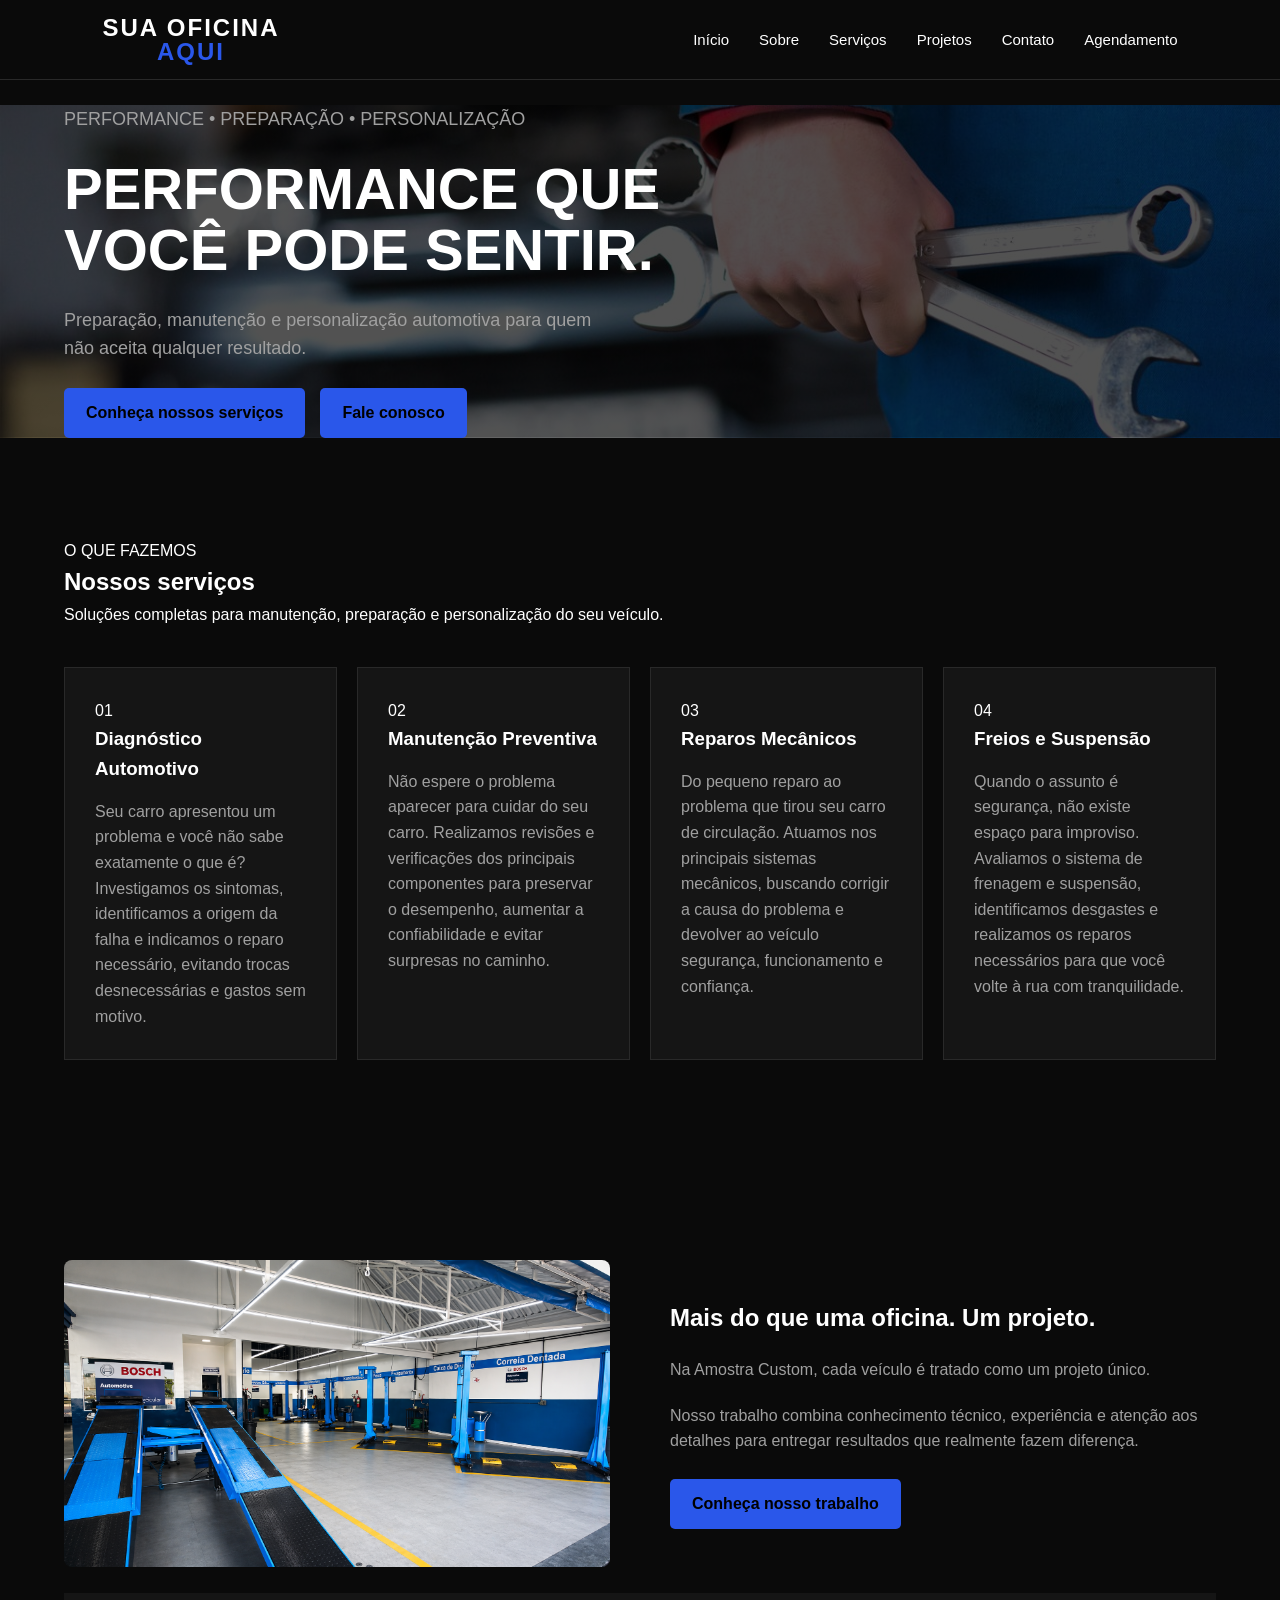
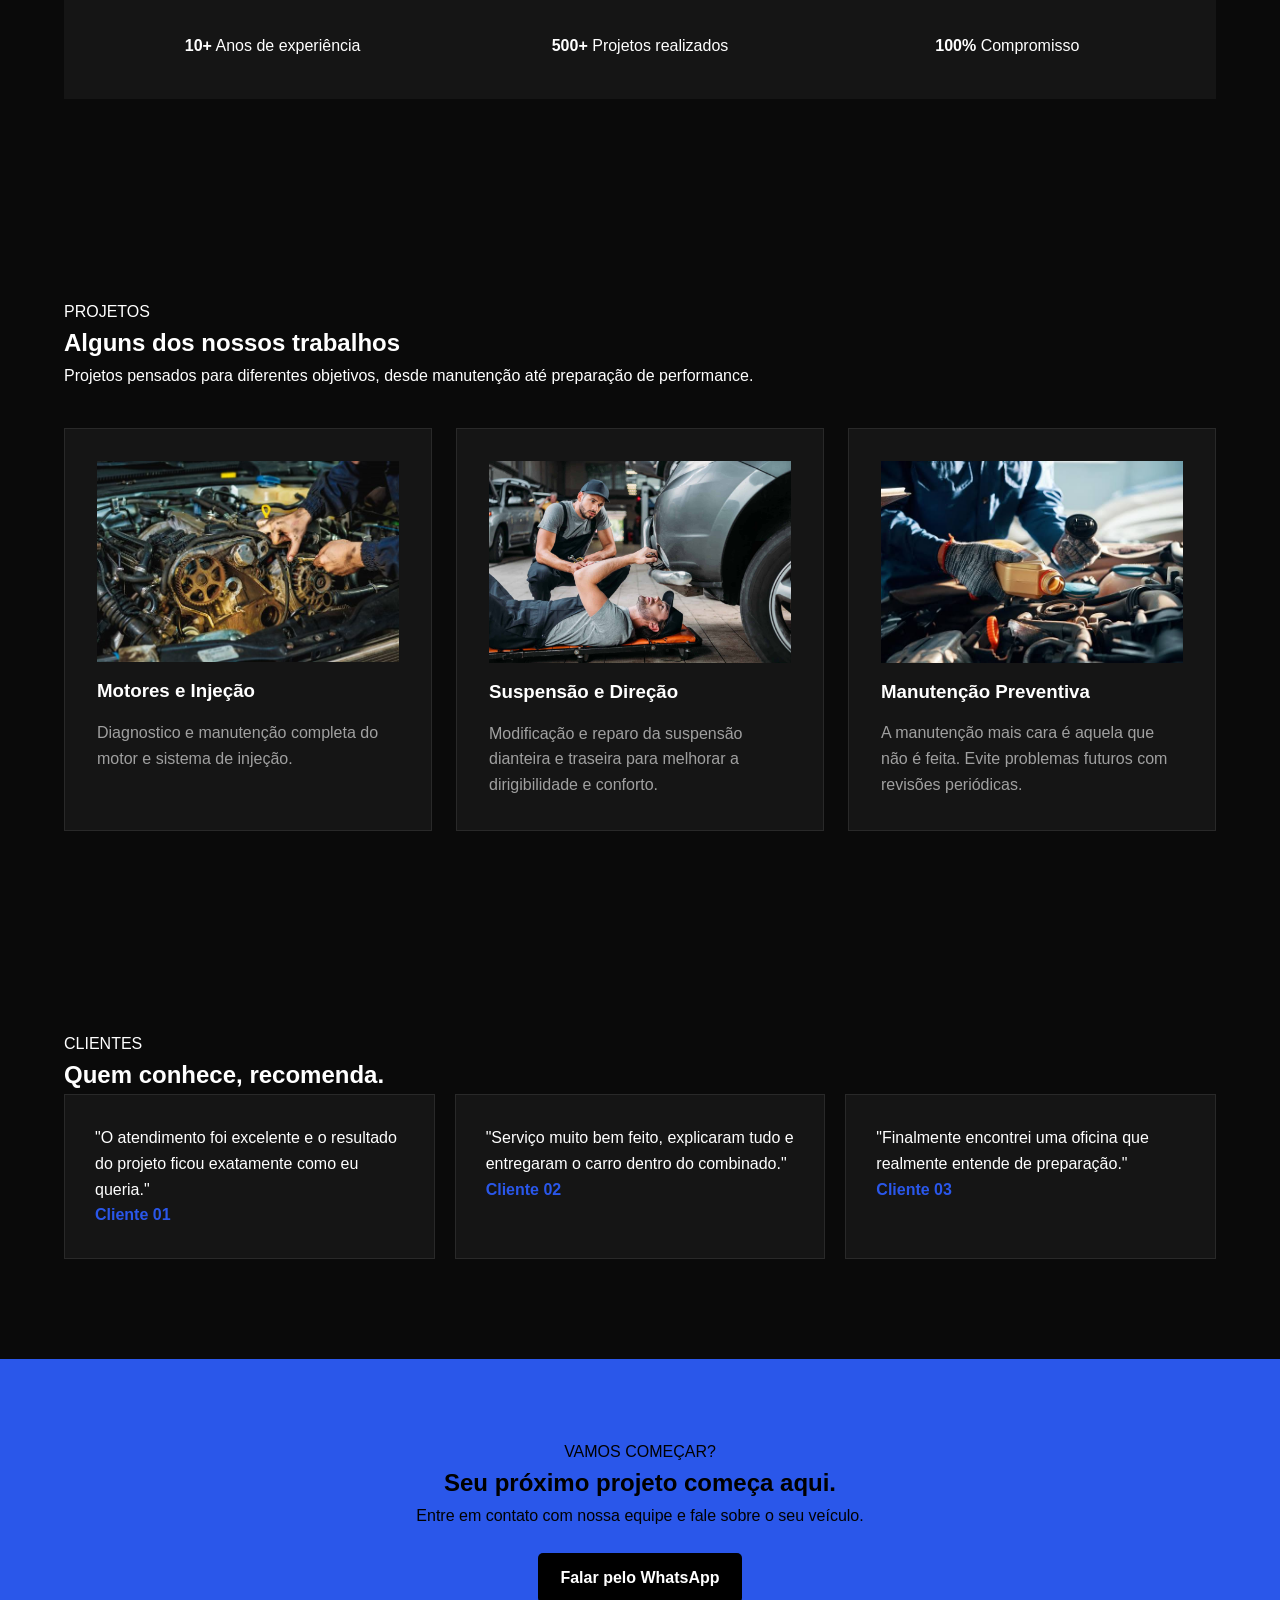
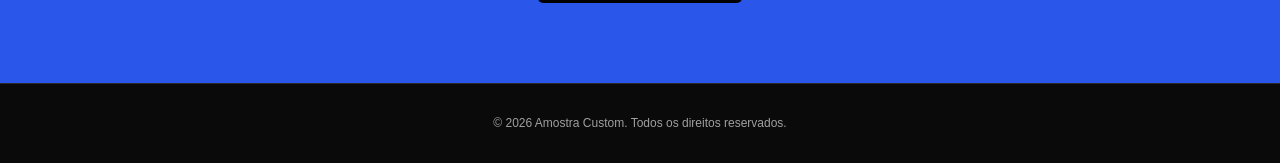
<file: HTML/index.html>
<!DOCTYPE html>
<html lang="pt-BR">

<head>
    <meta charset="UTF-8">
    <meta name="viewport" content="width=device-width, initial-scale=1.0">
    <link rel="stylesheet" href="css/style/style.css">
    <title>Amostra Custom</title>
</head>

<body>

    <!-- HEADER -->
    <header class="header">
        <a href="index.html" class="logo">
            SUA OFICINA <span>AQUI</span>
        </a>

        <!-- Botão do menu -->
        <button class="menu-toggle" id="menu-toggle" aria-label="Abrir menu">
            <span></span>
            <span></span>
            <span></span>
        </button>

        <!-- Menu -->
        <nav class="menu" id="menu">
            <a href="index.html">Início</a>
            <a href="sobre.html">Sobre</a>
            <a href="servicos.html">Serviços</a>
            <a href="projetos.html">Projetos</a>
            <a href="contato.html">Contato</a>
            <a href="agenda.html">Agendamento</a>
        </nav>
    </header>

    <main>
        <!-- HERO -->
        <section class="hero" id="inicio">
            <div class="container">
                <div class="hero-content">
                    <p class="hero-tag">
                        PERFORMANCE • PREPARAÇÃO • PERSONALIZAÇÃO
                    </p>
                    <h1>
                        Performance que você pode sentir.
                    </h1>
                    <p class="hero-description">
                        Preparação, manutenção e personalização automotiva
                        para quem não aceita qualquer resultado.
                    </p>
                    <div class="hero-buttons">
                        <a href="#servicos" class="btn">
                            Conheça nossos serviços
                        </a>
                        <a href="#contato" class="btn btn-outline">
                            Fale conosco
                        </a>
                    </div>
                </div>
            </div>
        </section>

        <!-- SERVICES -->
        <section class="services" id="servicos">
            <div class="container">
                <div class="section-header">
                    <p class="section-tag">
                        O QUE FAZEMOS
                    </p>
                    <h2>
                        Nossos serviços
                    </h2>
                    <p>
                        Soluções completas para manutenção,
                        preparação e personalização do seu veículo.
                    </p>
                </div>

                <div class="services-grid">
                    <article class="service-card">
                        <div class="service-number">01</div>
                        <h3>Diagnóstico Automotivo</h3>
                        <p>
                            Seu carro apresentou um problema e você não sabe exatamente o que é?
                            Investigamos os sintomas, identificamos a origem da falha e indicamos
                            o reparo necessário, evitando trocas desnecessárias e gastos sem motivo.
                        </p>
                    </article>

                    <article class="service-card">
                        <div class="service-number">02</div>
                        <h3>Manutenção Preventiva</h3>
                        <p>
                            Não espere o problema aparecer para cuidar do seu carro.
                            Realizamos revisões e verificações dos principais componentes
                            para preservar o desempenho, aumentar a confiabilidade e evitar
                            surpresas no caminho.
                        </p>
                    </article>

                    <article class="service-card">
                        <div class="service-number">03</div>
                        <h3>Reparos Mecânicos</h3>
                        <p>
                            Do pequeno reparo ao problema que tirou seu carro de circulação.
                            Atuamos nos principais sistemas mecânicos, buscando corrigir a causa
                            do problema e devolver ao veículo segurança, funcionamento e confiança.
                        </p>
                    </article>

                    <article class="service-card">
                        <div class="service-number">04</div>
                        <h3>Freios e Suspensão</h3>
                        <p>
                            Quando o assunto é segurança, não existe espaço para improviso.
                            Avaliamos o sistema de frenagem e suspensão, identificamos desgastes e realizamos
                            os reparos necessários para que você volte à rua com tranquilidade.
                        </p>
                    </article>
                </div>
            </div>
        </section>

        <!-- ABOUT -->
        <section class="about" id="sobre">
            <div class="container">
                <div class="about-content">
                    <div class="about-image">
                        <img src="assets/images/Fotos Amostra/elevadores.png" alt="Interior da oficina Amostra Custom">
                    </div>
                    <div class="about-text">
                        <h2>
                            Mais do que uma oficina. Um projeto.
                        </h2>
                        <p>
                            Na Amostra Custom, cada veículo é tratado como um projeto único.
                        </p>
                        <p>
                            Nosso trabalho combina conhecimento técnico, experiência e atenção aos detalhes
                            para entregar resultados que realmente fazem diferença.
                        </p>
                        <br>
                        <a href="contato.html" class="btn">
                            Conheça nosso trabalho
                        </a>
                    </div>
                </div>
                <br>
                <div class="differentials">
                    <div class="differential">
                        <strong>10+</strong>
                        <span>Anos de experiência</span>
                    </div>
                    <div class="differential">
                        <strong>500+</strong>
                        <span>Projetos realizados</span>
                    </div>
                    <div class="differential">
                        <strong>100%</strong>
                        <span>Compromisso</span>
                    </div>
                </div>
            </div>
        </section>

        <!-- PROJECTS -->
        <section class="projects" id="projetos">
            <div class="container">
                <div class="section-header">
                    <p class="section-tag">PROJETOS</p>
                    <h2>Alguns dos nossos trabalhos</h2>
                    <p>Projetos pensados para diferentes objetivos, desde manutenção até preparação de performance.</p>
                </div>

                <div class="projects-grid">
                    <article class="project-card">
                        <img src="assets/images/Fotos Amostra/correia.jpg" alt="Projeto automotivo de performance">
                        <div class="project-info">
                            <h3>Motores e Injeção</h3>
                            <p>Diagnostico e manutenção completa do motor e sistema de injeção.</p>
                        </div>
                    </article>

                    <article class="project-card">
                        <img src="assets/images/Fotos Amostra/deitante 2.jpg"
                            alt="Projeto de personalização automotiva">
                        <div class="project-info">
                            <h3>Suspensão e Direção</h3>
                            <p>Modificação e reparo da suspensão dianteira e traseira para melhorar a dirigibilidade e
                                conforto.</p>
                        </div>
                    </article>

                    <article class="project-card">
                        <img src="assets/images/Fotos Amostra/oleo.jpg" alt="Projeto de preparação automotiva">
                        <div class="project-info">
                            <h3>Manutenção Preventiva</h3>
                            <p>A manutenção mais cara é aquela que não é feita. Evite problemas futuros com revisões
                                periódicas.</p>
                        </div>
                    </article>
                </div>
            </div>
        </section>

        <!-- TESTIMONIALS -->
        <section class="testimonials">
            <div class="container">
                <div class="section-header">
                    <p class="section-tag">CLIENTES</p>
                    <h2>Quem conhece, recomenda.</h2>
                </div>

                <div class="testimonials-grid">
                    <article class="testimonial">
                        <p>"O atendimento foi excelente e o resultado do projeto ficou exatamente como eu queria."</p>
                        <strong class="testimonial-name">Cliente 01</strong>
                    </article>

                    <article class="testimonial">
                        <p>"Serviço muito bem feito, explicaram tudo e entregaram o carro dentro do combinado."</p>
                        <strong class="testimonial-name">Cliente 02</strong>
                    </article>

                    <article class="testimonial">
                        <p>"Finalmente encontrei uma oficina que realmente entende de preparação."</p>
                        <strong class="testimonial-name">Cliente 03</strong>
                    </article>
                </div>
            </div>
        </section>

        <!-- CTA -->
        <section class="cta" id="contato">
            <div class="container">
                <p class="section-tag">VAMOS COMEÇAR?</p>
                <h2>Seu próximo projeto começa aqui.</h2>
                <p>Entre em contato com nossa equipe e fale sobre o seu veículo.</p>
                <a href="https://wa.me/5547999492318" class="btn" target="_blank">Falar pelo WhatsApp</a>
            </div>
        </section>
    </main>

    <!-- FOOTER -->
    <footer class="footer">
        <p>© 2026 Amostra Custom. Todos os direitos reservados.</p>
    </footer>

    <!-- SCRIPT DE NAVEGAÇÃO / MENU -->
    <script>
        document.addEventListener("DOMContentLoaded", function () {
            const menuToggle = document.getElementById("menu-toggle");
            const menu = document.getElementById("menu");

            if (menuToggle && menu) {
                menuToggle.addEventListener("click", function (event) {
                    event.stopPropagation();
                    menu.classList.toggle("active");
                    menuToggle.classList.toggle("active");

                    const aberto = menu.classList.contains("active");
                    menuToggle.setAttribute("aria-expanded", aberto ? "true" : "false");
                    menuToggle.setAttribute("aria-label", aberto ? "Fechar menu" : "Abrir menu");
                });

                /* Fecha o menu ao clicar em qualquer link */
                const links = menu.querySelectorAll("a");
                links.forEach(function (link) {
                    link.addEventListener("click", function () {
                        menu.classList.remove("active");
                        menuToggle.classList.remove("active");
                        menuToggle.setAttribute("aria-expanded", "false");
                    });
                });

                /* Fecha o menu se clicar fora dele */
                document.addEventListener("click", function (event) {
                    if (
                        menu.classList.contains("active") &&
                        !menu.contains(event.target) &&
                        !menuToggle.contains(event.target)
                    ) {
                        menu.classList.remove("active");
                        menuToggle.classList.remove("active");
                        menuToggle.setAttribute("aria-expanded", "false");
                    }
                });
            }
        });
    </script>
</body>

</html>
</file>
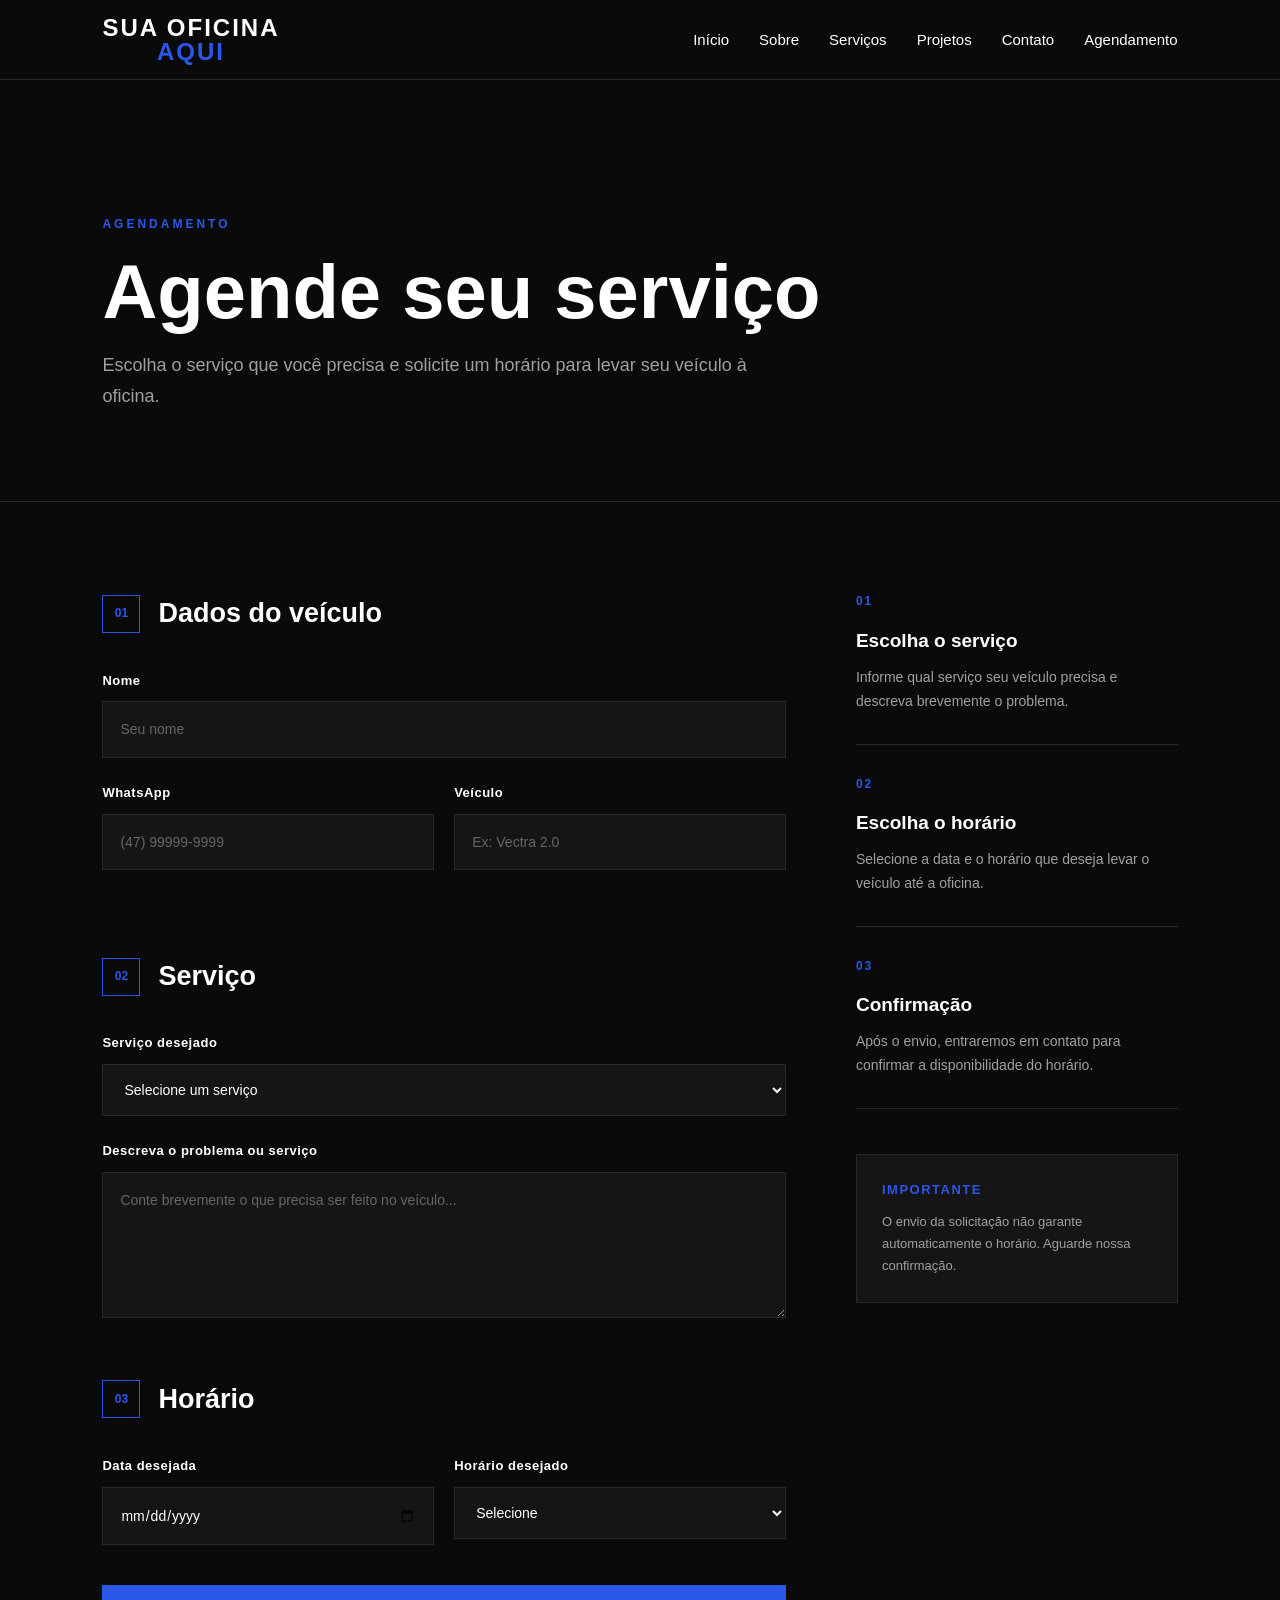
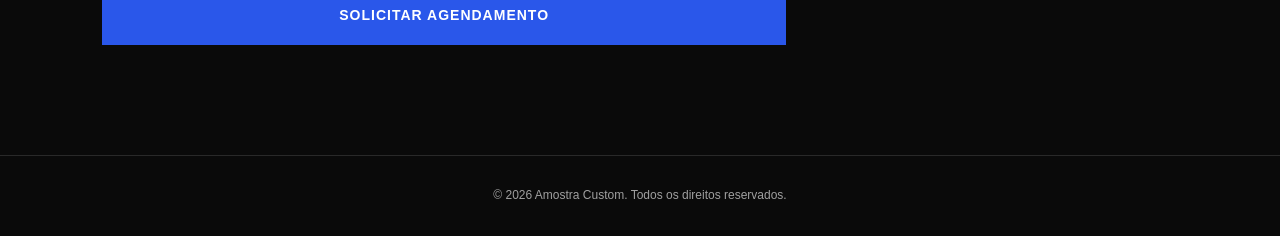
<file: HTML/agenda.html>
<!DOCTYPE html>
<html lang="pt-BR">

<head>
    <meta charset="UTF-8">
    <meta name="viewport" content="width=device-width, initial-scale=1.0">
    <title>Agenda | Amostra Custom</title>
    <link rel="stylesheet" href="css/style/style.css">
</head>

<body>

    <!-- HEADER -->
    <header class="header">

        <a href="index.html" class="logo">
            SUA OFICINA <span>AQUI</span>
        </a>

        <button class="menu-toggle" id="menu-toggle" type="button" aria-label="Abrir menu" aria-expanded="false"
            aria-controls="menu-principal">
            <span></span>
            <span></span>
            <span></span>
        </button>

        <nav class="menu" id="menu-principal">
            <a href="index.html">Início</a>
            <a href="sobre.html">Sobre</a>
            <a href="servicos.html">Serviços</a>
            <a href="projetos.html">Projetos</a>
            <a href="contato.html">Contato</a>
            <a href="agenda.html">Agendamento</a>
        </nav>

    </header>


    <!-- CONTEÚDO -->
    <main>

        <!-- HERO -->
        <section class="agenda-hero">
            <div class="agenda-hero-content">
                <span class="agenda-tag">AGENDAMENTO</span>
                <h1>Agende seu serviço</h1>
                <p>
                    Escolha o serviço que você precisa e solicite um horário
                    para levar seu veículo à oficina.
                </p>
            </div>
        </section>


        <!-- AGENDA -->
        <section class="agenda-section">
            <div class="agenda-container">

                <!-- FORMULÁRIO -->
                <div class="agenda-form-container">

                    <form class="agenda-form" id="agenda-form">

                        <!-- DADOS DO VEÍCULO -->
                        <div class="section-title">
                            <span>01</span>
                            <h2>Dados do veículo</h2>
                        </div>

                        <!-- NOME -->
                        <div class="form-group">
                            <label for="nome">Nome</label>
                            <input type="text" id="nome" name="nome" placeholder="Seu nome" autocomplete="name"
                                required>
                        </div>

                        <!-- TELEFONE / VEÍCULO -->
                        <div class="form-row">
                            <div class="form-group">
                                <label for="telefone">WhatsApp</label>
                                <input type="tel" id="telefone" name="telefone" placeholder="(47) 99999-9999"
                                    autocomplete="tel" inputmode="tel" required>
                            </div>

                            <div class="form-group">
                                <label for="carro">Veículo</label>
                                <input type="text" id="carro" name="carro" placeholder="Ex: Vectra 2.0" required>
                            </div>
                        </div>

                        <!-- SERVIÇO -->
                        <div class="section-title form-section-title">
                            <span>02</span>
                            <h2>Serviço</h2>
                        </div>

                        <div class="form-group">
                            <label for="servico">Serviço desejado</label>
                            <select id="servico" name="servico" required>
                                <option value="">Selecione um serviço</option>
                                <option value="manutencao">Manutenção preventiva</option>
                                <option value="freios">Freios</option>
                                <option value="suspensao">Suspensão</option>
                                <option value="motor">Motor</option>
                                <option value="embreagem">Embreagem</option>
                                <option value="revisao">Revisão</option>
                                <option value="outro">Outro</option>
                            </select>
                        </div>

                        <!-- DESCRIÇÃO -->
                        <div class="form-group">
                            <label for="descricao">Descreva o problema ou serviço</label>
                            <textarea id="descricao" name="descricao" rows="5"
                                placeholder="Conte brevemente o que precisa ser feito no veículo..."></textarea>
                        </div>

                        <!-- HORÁRIO -->
                        <div class="section-title form-section-title">
                            <span>03</span>
                            <h2>Horário</h2>
                        </div>

                        <div class="form-row">
                            <div class="form-group">
                                <label for="data">Data desejada</label>
                                <input type="date" id="data" name="data" required>
                            </div>

                            <div class="form-group">
                                <label for="horario">Horário desejado</label>
                                <select id="horario" name="horario" required>
                                    <option value="">Selecione</option>
                                    <option value="08:00">08:00</option>
                                    <option value="09:00">09:00</option>
                                    <option value="10:00">10:00</option>
                                    <option value="11:00">11:00</option>
                                    <option value="13:30">13:30</option>
                                    <option value="14:00">14:00</option>
                                    <option value="15:00">15:00</option>
                                    <option value="16:00">16:00</option>
                                    <option value="17:00">17:00</option>
                                </select>
                            </div>
                        </div>

                        <!-- BOTÃO -->
                        <button type="submit" id="agenda-button" class="agenda-button">
                            Solicitar agendamento
                        </button>

                    </form>

                </div>


                <!-- LATERAL -->
                <aside class="agenda-info">

                    <div class="agenda-info-box">
                        <span class="agenda-info-number">01</span>
                        <h3>Escolha o serviço</h3>
                        <p>Informe qual serviço seu veículo precisa e descreva brevemente o problema.</p>
                    </div>

                    <div class="agenda-info-box">
                        <span class="agenda-info-number">02</span>
                        <h3>Escolha o horário</h3>
                        <p>Selecione a data e o horário que deseja levar o veículo até a oficina.</p>
                    </div>

                    <div class="agenda-info-box">
                        <span class="agenda-info-number">03</span>
                        <h3>Confirmação</h3>
                        <p>Após o envio, entraremos em contato para confirmar a disponibilidade do horário.</p>
                    </div>

                    <div class="agenda-notice">
                        <strong>Importante</strong>
                        <p>O envio da solicitação não garante automaticamente o horário. Aguarde nossa confirmação.</p>
                    </div>
                     
                    
                </aside>

            </div>
        </section>

    </main>


    <!-- FOOTER -->
    <footer class="footer">
        <p>© 2026 Amostra Custom. Todos os direitos reservados.</p>
    </footer>


    <!-- JAVASCRIPT -->
    <script src="js/agenda.js" defer></script>

</body>

</html>
</file>
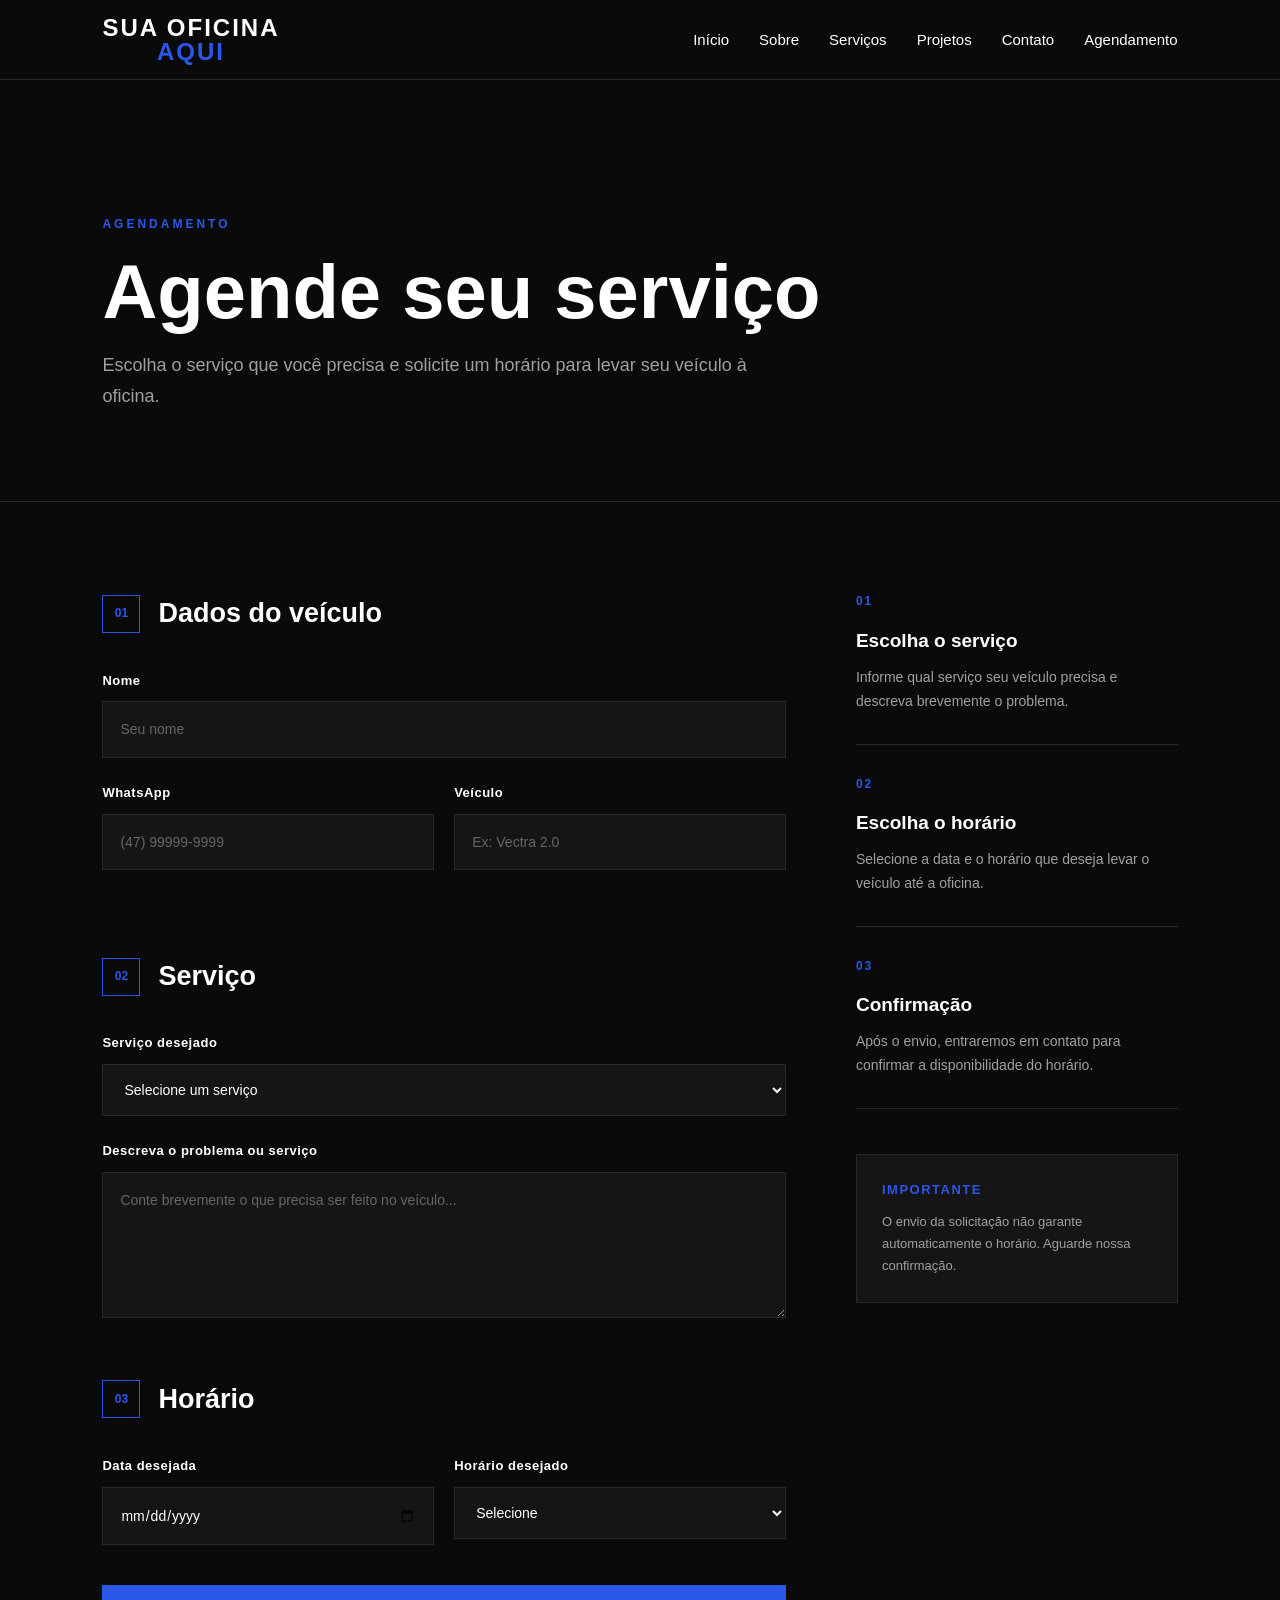
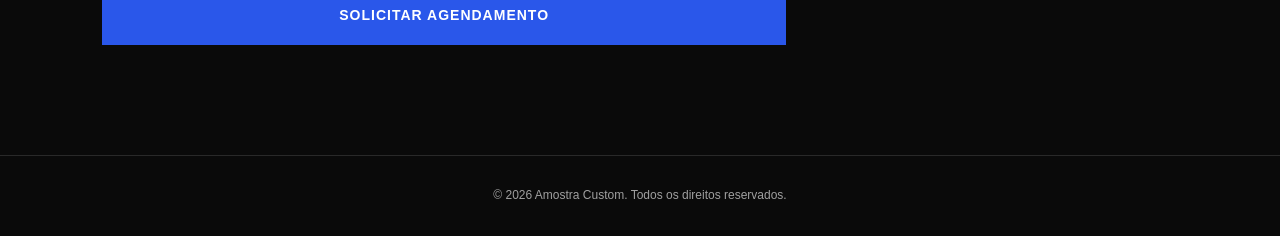
<file: HTML/contato.html>
<!DOCTYPE html>
<html lang="pt-BR">

<head>

    <meta charset="UTF-8">

    <meta name="viewport" content="width=device-width, initial-scale=1.0">

    <title>Agenda | Amostra Custom</title>

    <link rel="stylesheet" href="css/style/style.css">

</head>

<body>


    <!-- HEADER -->

    <header class="header">

        <a href="index.html" class="logo">
            SUA OFICINA
            <span>AQUI</span>
        </a>

        <button class="menu-toggle" type="button" aria-label="Abrir menu" aria-expanded="false"
            aria-controls="menu-principal">
            <span></span>
            <span></span>
            <span></span>
        </button>

        <nav class="menu" id="menu-principal">

            <a href="index.html">Início</a>

            <a href="sobre.html">Sobre</a>

            <a href="servicos.html">Serviços</a>

            <a href="projetos.html">Projetos</a>

            <a href="contato.html">Contato</a>

            <a href="agenda.html">Agendamento</a>

        </nav>

    </header>


    <!-- CONTEÚDO -->

    <main>


        <!-- HERO -->

        <section class="agenda-hero">

            <div class="agenda-hero-content">

                <span class="agenda-tag">
                    AGENDAMENTO
                </span>

                <h1>
                    Agende seu serviço
                </h1>

                <p>
                    Escolha o serviço que você precisa e solicite um horário
                    para levar seu veículo à oficina.
                </p>

            </div>

        </section>


        <!-- AGENDA -->

        <section class="agenda-section">

            <div class="agenda-container">


                <!-- FORMULÁRIO -->

                <div class="agenda-form-container">

                    <div class="section-title">

                        <span>
                            01
                        </span>

                        <h2>
                            Dados do veículo
                        </h2>

                    </div>


                    <form class="agenda-form" id="agenda-form">


                        <!-- NOME -->

                        <div class="form-group">

                            <label for="nome">
                                Nome
                            </label>

                            <input type="text" id="nome" name="nome" placeholder="Seu nome" autocomplete="name"
                                required>

                        </div>


                        <!-- TELEFONE / VEÍCULO -->

                        <div class="form-row">

                            <div class="form-group">

                                <label for="telefone">
                                    WhatsApp
                                </label>

                                <input type="tel" id="telefone" name="telefone" placeholder="(47) 99999-9999"
                                    autocomplete="tel" inputmode="tel" required>

                            </div>


                            <div class="form-group">

                                <label for="carro">
                                    Veículo
                                </label>

                                <input type="text" id="carro" name="carro" placeholder="Ex: Vectra 2.0" required>

                            </div>

                        </div>


                        <!-- SERVIÇO -->

                        <div class="section-title form-section-title">

                            <span>
                                02
                            </span>

                            <h2>
                                Serviço
                            </h2>

                        </div>


                        <div class="form-group">

                            <label for="servico">
                                Serviço desejado
                            </label>

                            <select id="servico" name="servico" required>

                                <option value="">
                                    Selecione um serviço
                                </option>

                                <option value="manutencao">
                                    Manutenção preventiva
                                </option>

                                <option value="freios">
                                    Freios
                                </option>

                                <option value="suspensao">
                                    Suspensão
                                </option>

                                <option value="motor">
                                    Motor
                                </option>

                                <option value="embreagem">
                                    Embreagem
                                </option>

                                <option value="revisao">
                                    Revisão
                                </option>

                                <option value="outro">
                                    Outro
                                </option>

                            </select>

                        </div>


                        <!-- DESCRIÇÃO -->

                        <div class="form-group">

                            <label for="descricao">
                                Descreva o problema ou serviço
                            </label>

                            <textarea id="descricao" name="descricao" rows="5"
                                placeholder="Conte brevemente o que precisa ser feito no veículo..."></textarea>

                        </div>


                        <!-- HORÁRIO -->

                        <div class="section-title form-section-title">

                            <span>
                                03
                            </span>

                            <h2>
                                Horário
                            </h2>

                        </div>


                        <div class="form-row">

                            <div class="form-group">

                                <label for="data">
                                    Data desejada
                                </label>

                                <input type="date" id="data" name="data" required>

                            </div>


                            <div class="form-group">

                                <label for="horario">
                                    Horário desejado
                                </label>

                                <select id="horario" name="horario" required>

                                    <option value="">
                                        Selecione
                                    </option>

                                    <option value="08:00">
                                        08:00
                                    </option>

                                    <option value="09:00">
                                        09:00
                                    </option>

                                    <option value="10:00">
                                        10:00
                                    </option>

                                    <option value="11:00">
                                        11:00
                                    </option>

                                    <option value="13:30">
                                        13:30
                                    </option>

                                    <option value="14:00">
                                        14:00
                                    </option>

                                    <option value="15:00">
                                        15:00
                                    </option>

                                    <option value="16:00">
                                        16:00
                                    </option>

                                    <option value="17:00">
                                        17:00
                                    </option>

                                </select>

                            </div>

                        </div>


                        <!-- BOTÃO -->

                        <button type="submit" class="agenda-button">
                            Solicitar agendamento
                        </button>


                    </form>

                </div>


                <!-- LATERAL -->

                <aside class="agenda-info">


                    <div class="agenda-info-box">

                        <span class="agenda-info-number">
                            01
                        </span>

                        <h3>
                            Escolha o serviço
                        </h3>

                        <p>
                            Informe qual serviço seu veículo precisa
                            e descreva brevemente o problema.
                        </p>

                    </div>


                    <div class="agenda-info-box">

                        <span class="agenda-info-number">
                            02
                        </span>

                        <h3>
                            Escolha o horário
                        </h3>

                        <p>
                            Selecione a data e o horário que deseja
                            levar o veículo até a oficina.
                        </p>

                    </div>


                    <div class="agenda-info-box">

                        <span class="agenda-info-number">
                            03
                        </span>

                        <h3>
                            Confirmação
                        </h3>

                        <p>
                            Após o envio, entraremos em contato para
                            confirmar a disponibilidade do horário.
                        </p>

                    </div>


                    <div class="agenda-notice">

                        <strong>
                            Importante
                        </strong>

                        <p>
                            O envio da solicitação não garante
                            automaticamente o horário. Aguarde nossa
                            confirmação.
                        </p>

                    </div>


                </aside>


            </div>

        </section>

    </main>


    <!-- FOOTER -->

    <footer class="footer">

        <p>
            © 2026 Amostra Custom. Todos os direitos reservados.
        </p>

    </footer>


    <!-- JAVASCRIPT -->

    <script src="js/agenda.js" defer></script>

</body>

</html>
</file>
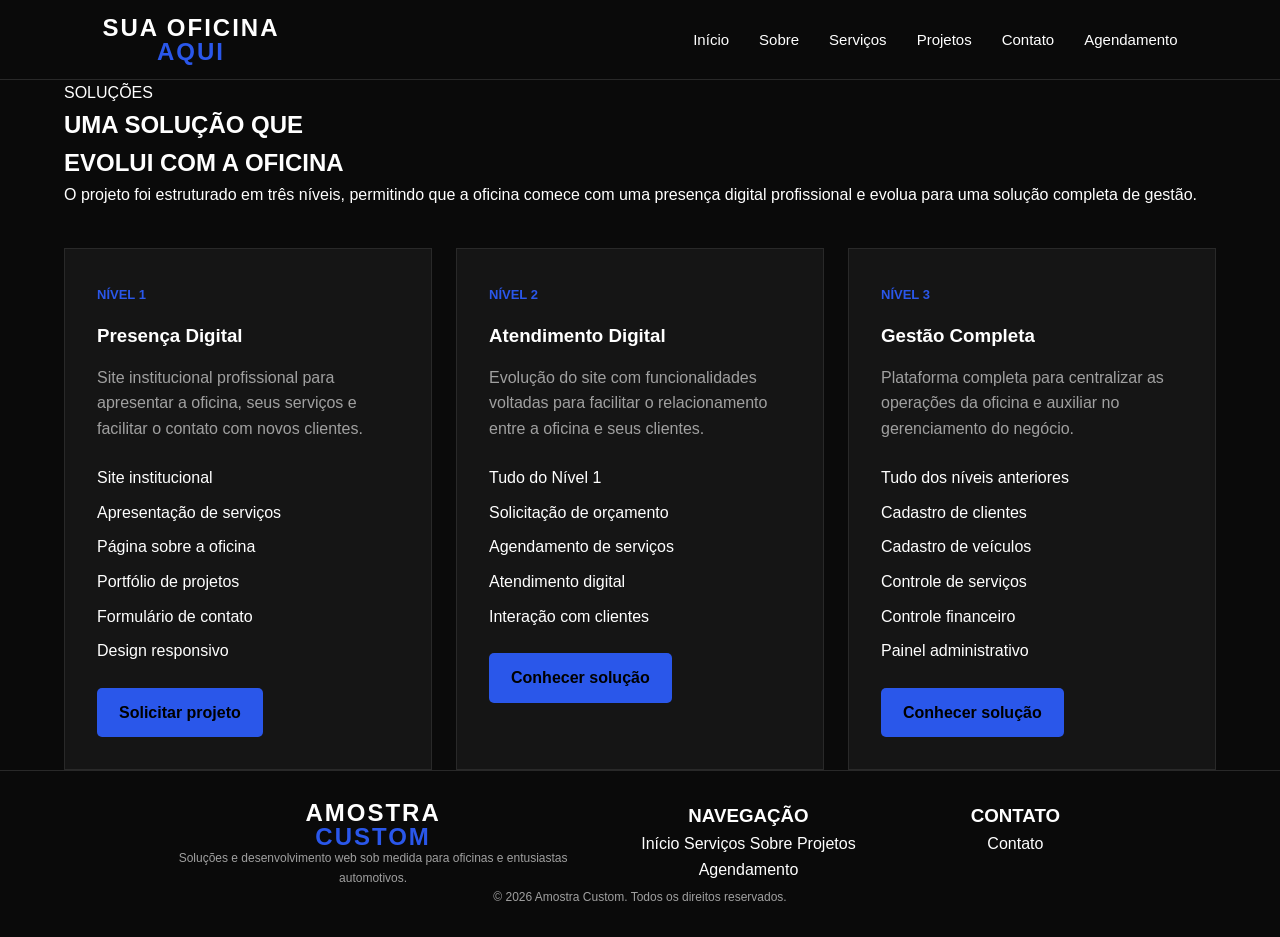
<file: HTML/projetos.html>
<!DOCTYPE html>
<html lang="pt-BR">

<head>
    <meta charset="UTF-8">
    <meta name="viewport" content="width=device-width, initial-scale=1.0">
    <title>Projetos | Amostra Custom</title>
    <link rel="stylesheet" href="css/style/style.css">
</head>

<body>

    <!-- HEADER -->
    <header class="header">
        <a href="index.html" class="logo">
            SUA OFICINA <span>AQUI</span>
        </a>

        <button class="menu-toggle" id="menu-toggle" type="button" aria-label="Abrir menu" aria-expanded="false"
            aria-controls="menu-principal">
            <span></span>
            <span></span>
            <span></span>
        </button>

        <!-- Menu -->
        <nav class="menu" id="menu">
            <a href="index.html">Início</a>
            <a href="sobre.html">Sobre</a>
            <a href="servicos.html">Serviços</a>
            <a href="projetos.html">Projetos</a>
            <a href="contato.html">Contato</a>
            <a href="agenda.html">Agendamento</a>
        </nav>
    </header>

    <!-- CONTEÚDO PRINCIPAL -->
    <main>
        <div class="container">

            <div class="section-heading">
                <span class="section-tag">SOLUÇÕES</span>

                <h2>
                    UMA SOLUÇÃO QUE<br>
                    EVOLUI COM A OFICINA
                </h2>

                <p>
                    O projeto foi estruturado em três níveis,
                    permitindo que a oficina comece com uma presença
                    digital profissional e evolua para uma solução
                    completa de gestão.
                </p>
            </div>

            <div class="projects-grid">

                <article class="project-card">
                    <span>NÍVEL 1</span>
                    <h3>Presença Digital</h3>
                    <p>
                        Site institucional profissional para apresentar
                        a oficina, seus serviços e facilitar o contato
                        com novos clientes.
                    </p>
                    <ul>
                        <li>Site institucional</li>
                        <li>Apresentação de serviços</li>
                        <li>Página sobre a oficina</li>
                        <li>Portfólio de projetos</li>
                        <li>Formulário de contato</li>
                        <li>Design responsivo</li>
                    </ul>
                    <a href="contato.html" class="btn">
                        Solicitar projeto
                    </a>
                </article>

                <article class="project-card">
                    <span>NÍVEL 2</span>
                    <h3>Atendimento Digital</h3>
                    <p>
                        Evolução do site com funcionalidades voltadas
                        para facilitar o relacionamento entre a oficina
                        e seus clientes.
                    </p>
                    <ul>
                        <li>Tudo do Nível 1</li>
                        <li>Solicitação de orçamento</li>
                        <li>Agendamento de serviços</li>
                        <li>Atendimento digital</li>
                        <li>Interação com clientes</li>
                    </ul>
                    <a href="contato.html" class="btn">
                        Conhecer solução
                    </a>
                </article>

                <article class="project-card">
                    <span>NÍVEL 3</span>
                    <h3>Gestão Completa</h3>
                    <p>
                        Plataforma completa para centralizar as
                        operações da oficina e auxiliar no gerenciamento
                        do negócio.
                    </p>
                    <ul>
                        <li>Tudo dos níveis anteriores</li>
                        <li>Cadastro de clientes</li>
                        <li>Cadastro de veículos</li>
                        <li>Controle de serviços</li>
                        <li>Controle financeiro</li>
                        <li>Painel administrativo</li>
                    </ul>
                    <a href="contato.html" class="btn">
                        Conhecer solução
                    </a>
                </article>

            </div>

        </div>
    </main>

    <!-- FOOTER -->
    <footer class="footer">
        <div class="container">
            <div class="footer-content">

                <div class="footer-brand">
                    <a href="index.html" class="logo">
                        AMOSTRA <span>CUSTOM</span>
                    </a>
                    <p>
                        Soluções e desenvolvimento web sob medida para oficinas e entusiastas automotivos.
                    </p>
                </div>

                <div class="footer-column">
                    <h3>NAVEGAÇÃO</h3>
                    <a href="index.html">Início</a>
                    <a href="servicos.html">Serviços</a>
                    <a href="sobre.html">Sobre</a>
                    <a href="projetos.html">Projetos</a>
                    <a href="agenda.html">Agendamento</a>
                </div>

                <div class="footer-column">
                    <h3>CONTATO</h3>
                    <a href="contato.html">Contato</a>
                </div>

            </div>

            <div class="footer-bottom">
                <p>© 2026 Amostra Custom. Todos os direitos reservados.</p>
            </div>
        </div>
    </footer>

    <!-- SCRIPT DE NAVEGAÇÃO / MENU -->
    <script>
        document.addEventListener("DOMContentLoaded", function () {
            const menuToggle = document.getElementById("menu-toggle");
            const menu = document.getElementById("menu");

            if (menuToggle && menu) {
                menuToggle.addEventListener("click", function (event) {
                    event.stopPropagation();
                    menu.classList.toggle("active");
                    menuToggle.classList.toggle("active");

                    const aberto = menu.classList.contains("active");
                    menuToggle.setAttribute("aria-expanded", aberto ? "true" : "false");
                    menuToggle.setAttribute("aria-label", aberto ? "Fechar menu" : "Abrir menu");
                });

                /* Fecha o menu ao clicar em qualquer link */
                const links = menu.querySelectorAll("a");
                links.forEach(function (link) {
                    link.addEventListener("click", function () {
                        menu.classList.remove("active");
                        menuToggle.classList.remove("active");
                        menuToggle.setAttribute("aria-expanded", "false");
                    });
                });

                /* Fecha o menu se clicar fora dele */
                document.addEventListener("click", function (event) {
                    if (
                        menu.classList.contains("active") &&
                        !menu.contains(event.target) &&
                        !menuToggle.contains(event.target)
                    ) {
                        menu.classList.remove("active");
                        menuToggle.classList.remove("active");
                        menuToggle.setAttribute("aria-expanded", "false");
                    }
                });
            }
        });
    </script>
</body>

</html>
</file>
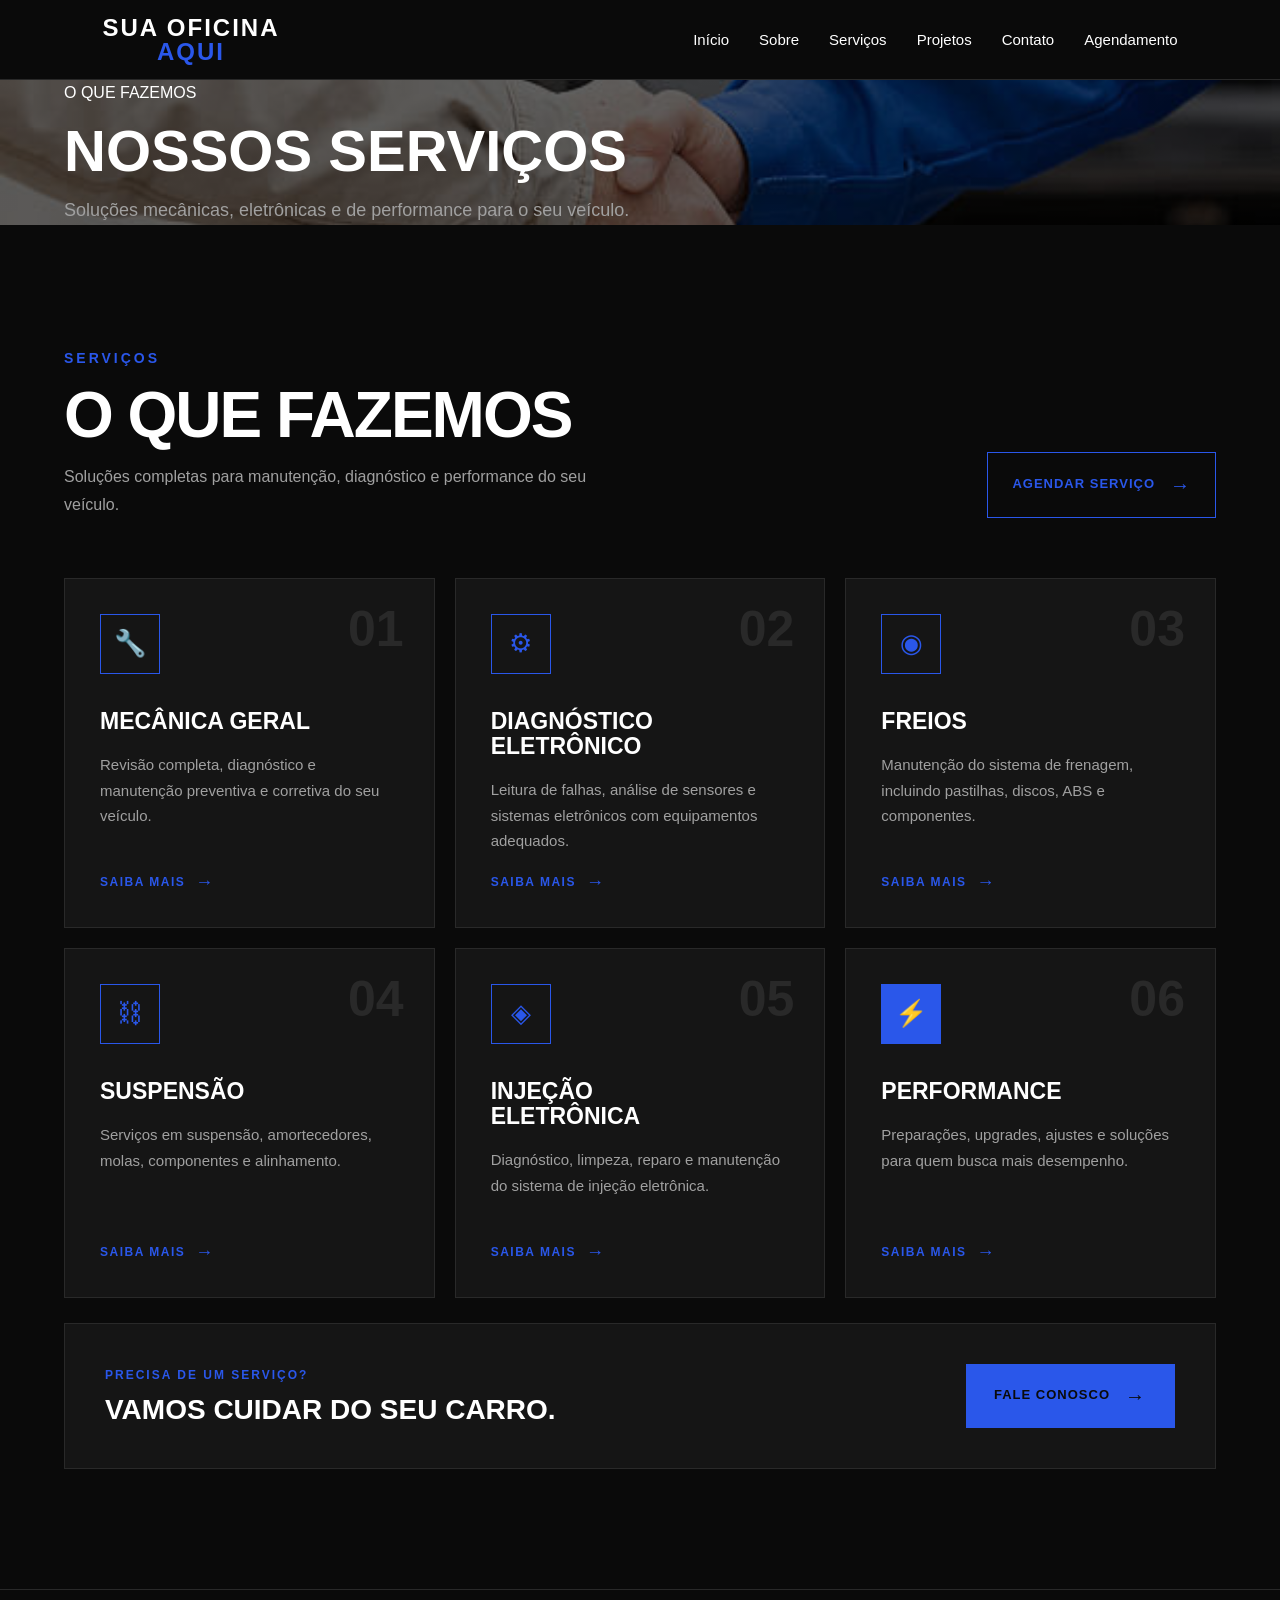
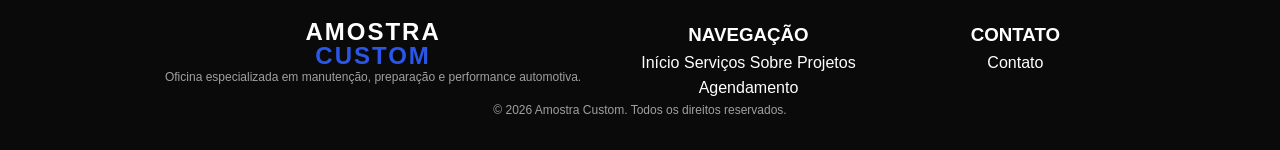
<file: HTML/servicos.html>
<!DOCTYPE html>
<html lang="pt-BR">

<head>
    <meta charset="UTF-8">
    <meta name="viewport" content="width=device-width, initial-scale=1.0">
    <title>Serviços | Amostra Custom</title>
    <link rel="stylesheet" href="css/style/style.css">
</head>

<body>

    <!-- HEADER -->
    <header class="header">
        <a href="index.html" class="logo">
            SUA OFICINA <span>AQUI</span>
        </a>

        <button class="menu-toggle" id="menu-toggle" type="button" aria-label="Abrir menu" aria-expanded="false"
            aria-controls="menu-principal">
            <span></span>
            <span></span>
            <span></span>
        </button>

        <!-- Menu -->
        <nav class="menu" id="menu">
            <a href="index.html">Início</a>
            <a href="sobre.html">Sobre</a>
            <a href="servicos.html">Serviços</a>
            <a href="projetos.html">Projetos</a>
            <a href="contato.html">Contato</a>
            <a href="agenda.html">Agendamento</a>
        </nav>
    </header>

    <!-- CONTEÚDO PRINCIPAL -->
    <main>

        <!-- HERO DA PÁGINA -->
        <section class="page-hero">
            <div class="container">
                <p class="section-tag">O QUE FAZEMOS</p>
                <h1>NOSSOS SERVIÇOS</h1>
                <p>Soluções mecânicas, eletrônicas e de performance para o seu veículo.</p>
            </div>
        </section>

        <!-- SEÇÃO DE SERVIÇOS -->
        <section class="servicos" id="servicos">
            <div class="servicos-container">

                <!-- Cabeçalho da seção -->
                <div class="servicos-header">
                    <div class="servicos-titulo">
                        <span class="servicos-label">SERVIÇOS</span>
                        <h2>O QUE FAZEMOS</h2>
                        <p>
                            Soluções completas para manutenção,
                            diagnóstico e performance do seu veículo.
                        </p>
                    </div>

                    <a href="agenda.html" class="servicos-header-btn">
                        AGENDAR SERVIÇO <span>→</span>
                    </a>
                </div>

                <!-- Cards dos serviços -->
                <div class="servicos-grid">

                    <!-- Serviço 1 -->
                    <article class="servico-card">
                        <div class="servico-numero">01</div>
                        <div class="servico-icone">🔧</div>
                        <h3>MECÂNICA GERAL</h3>
                        <p>
                            Revisão completa, diagnóstico e manutenção
                            preventiva e corretiva do seu veículo.
                        </p>
                        <a href="contato.html" class="servico-link">
                            SAIBA MAIS <span>→</span>
                        </a>
                    </article>

                    <!-- Serviço 2 -->
                    <article class="servico-card">
                        <div class="servico-numero">02</div>
                        <div class="servico-icone">⚙</div>
                        <h3>DIAGNÓSTICO ELETRÔNICO</h3>
                        <p>
                            Leitura de falhas, análise de sensores e
                            sistemas eletrônicos com equipamentos adequados.
                        </p>
                        <a href="contato.html" class="servico-link">
                            SAIBA MAIS <span>→</span>
                        </a>
                    </article>

                    <!-- Serviço 3 -->
                    <article class="servico-card">
                        <div class="servico-numero">03</div>
                        <div class="servico-icone">◉</div>
                        <h3>FREIOS</h3>
                        <p>
                            Manutenção do sistema de frenagem, incluindo
                            pastilhas, discos, ABS e componentes.
                        </p>
                        <a href="contato.html" class="servico-link">
                            SAIBA MAIS <span>→</span>
                        </a>
                    </article>

                    <!-- Serviço 4 -->
                    <article class="servico-card">
                        <div class="servico-numero">04</div>
                        <div class="servico-icone">⛓</div>
                        <h3>SUSPENSÃO</h3>
                        <p>
                            Serviços em suspensão, amortecedores, molas,
                            componentes e alinhamento.
                        </p>
                        <a href="contato.html" class="servico-link">
                            SAIBA MAIS <span>→</span>
                        </a>
                    </article>

                    <!-- Serviço 5 -->
                    <article class="servico-card">
                        <div class="servico-numero">05</div>
                        <div class="servico-icone">◈</div>
                        <h3>INJEÇÃO ELETRÔNICA</h3>
                        <p>
                            Diagnóstico, limpeza, reparo e manutenção
                            do sistema de injeção eletrônica.
                        </p>
                        <a href="contato.html" class="servico-link">
                            SAIBA MAIS <span>→</span>
                        </a>
                    </article>

                    <!-- Serviço 6 -->
                    <article class="servico-card servico-destaque">
                        <div class="servico-numero">06</div>
                        <div class="servico-icone">⚡</div>
                        <h3>PERFORMANCE</h3>
                        <p>
                            Preparações, upgrades, ajustes e soluções
                            para quem busca mais desempenho.
                        </p>
                        <a href="contato.html" class="servico-link">
                            SAIBA MAIS <span>→</span>
                        </a>
                    </article>

                </div>

                <!-- Chamada final -->
                <div class="servicos-cta">
                    <div>
                        <span>PRECISA DE UM SERVIÇO?</span>
                        <h3>VAMOS CUIDAR DO SEU CARRO.</h3>
                    </div>

                    <a href="contato.html" class="servicos-cta-btn">
                        FALE CONOSCO <span>→</span>
                    </a>
                </div>

            </div>
        </section>

    </main>

    <!-- FOOTER -->
    <footer class="footer">
        <div class="container">
            <div class="footer-content">

                <div class="footer-brand">
                    <a href="index.html" class="logo">
                        AMOSTRA <span>CUSTOM</span>
                    </a>
                    <p>Oficina especializada em manutenção, preparação e performance automotiva.</p>
                </div>

                <div class="footer-column">
                    <h3>NAVEGAÇÃO</h3>
                    <a href="index.html">Início</a>
                    <a href="servicos.html">Serviços</a>
                    <a href="sobre.html">Sobre</a>
                    <a href="projetos.html">Projetos</a>
                    <a href="agenda.html">Agendamento</a>
                </div>

                <div class="footer-column">
                    <h3>CONTATO</h3>
                    <a href="contato.html">Contato</a>
                </div>

            </div>

            <div class="footer-bottom">
                <p>© 2026 Amostra Custom. Todos os direitos reservados.</p>
            </div>
        </div>
    </footer>

    <!-- SCRIPT DE NAVEGAÇÃO / MENU -->
    <script>
        document.addEventListener("DOMContentLoaded", function () {
            const menuToggle = document.getElementById("menu-toggle");
            const menu = document.getElementById("menu");

            if (menuToggle && menu) {
                menuToggle.addEventListener("click", function (event) {
                    event.stopPropagation();
                    menu.classList.toggle("active");
                    menuToggle.classList.toggle("active");

                    const aberto = menu.classList.contains("active");
                    menuToggle.setAttribute("aria-expanded", aberto ? "true" : "false");
                    menuToggle.setAttribute("aria-label", aberto ? "Fechar menu" : "Abrir menu");
                });

                /* Fecha o menu ao clicar em qualquer link */
                const links = menu.querySelectorAll("a");
                links.forEach(function (link) {
                    link.addEventListener("click", function () {
                        menu.classList.remove("active");
                        menuToggle.classList.remove("active");
                        menuToggle.setAttribute("aria-expanded", "false");
                    });
                });

                /* Fecha o menu se clicar fora dele */
                document.addEventListener("click", function (event) {
                    if (
                        menu.classList.contains("active") &&
                        !menu.contains(event.target) &&
                        !menuToggle.contains(event.target)
                    ) {
                        menu.classList.remove("active");
                        menuToggle.classList.remove("active");
                        menuToggle.setAttribute("aria-expanded", "false");
                    }
                });
            }
        });
    </script>

</body>

</html>
</file>
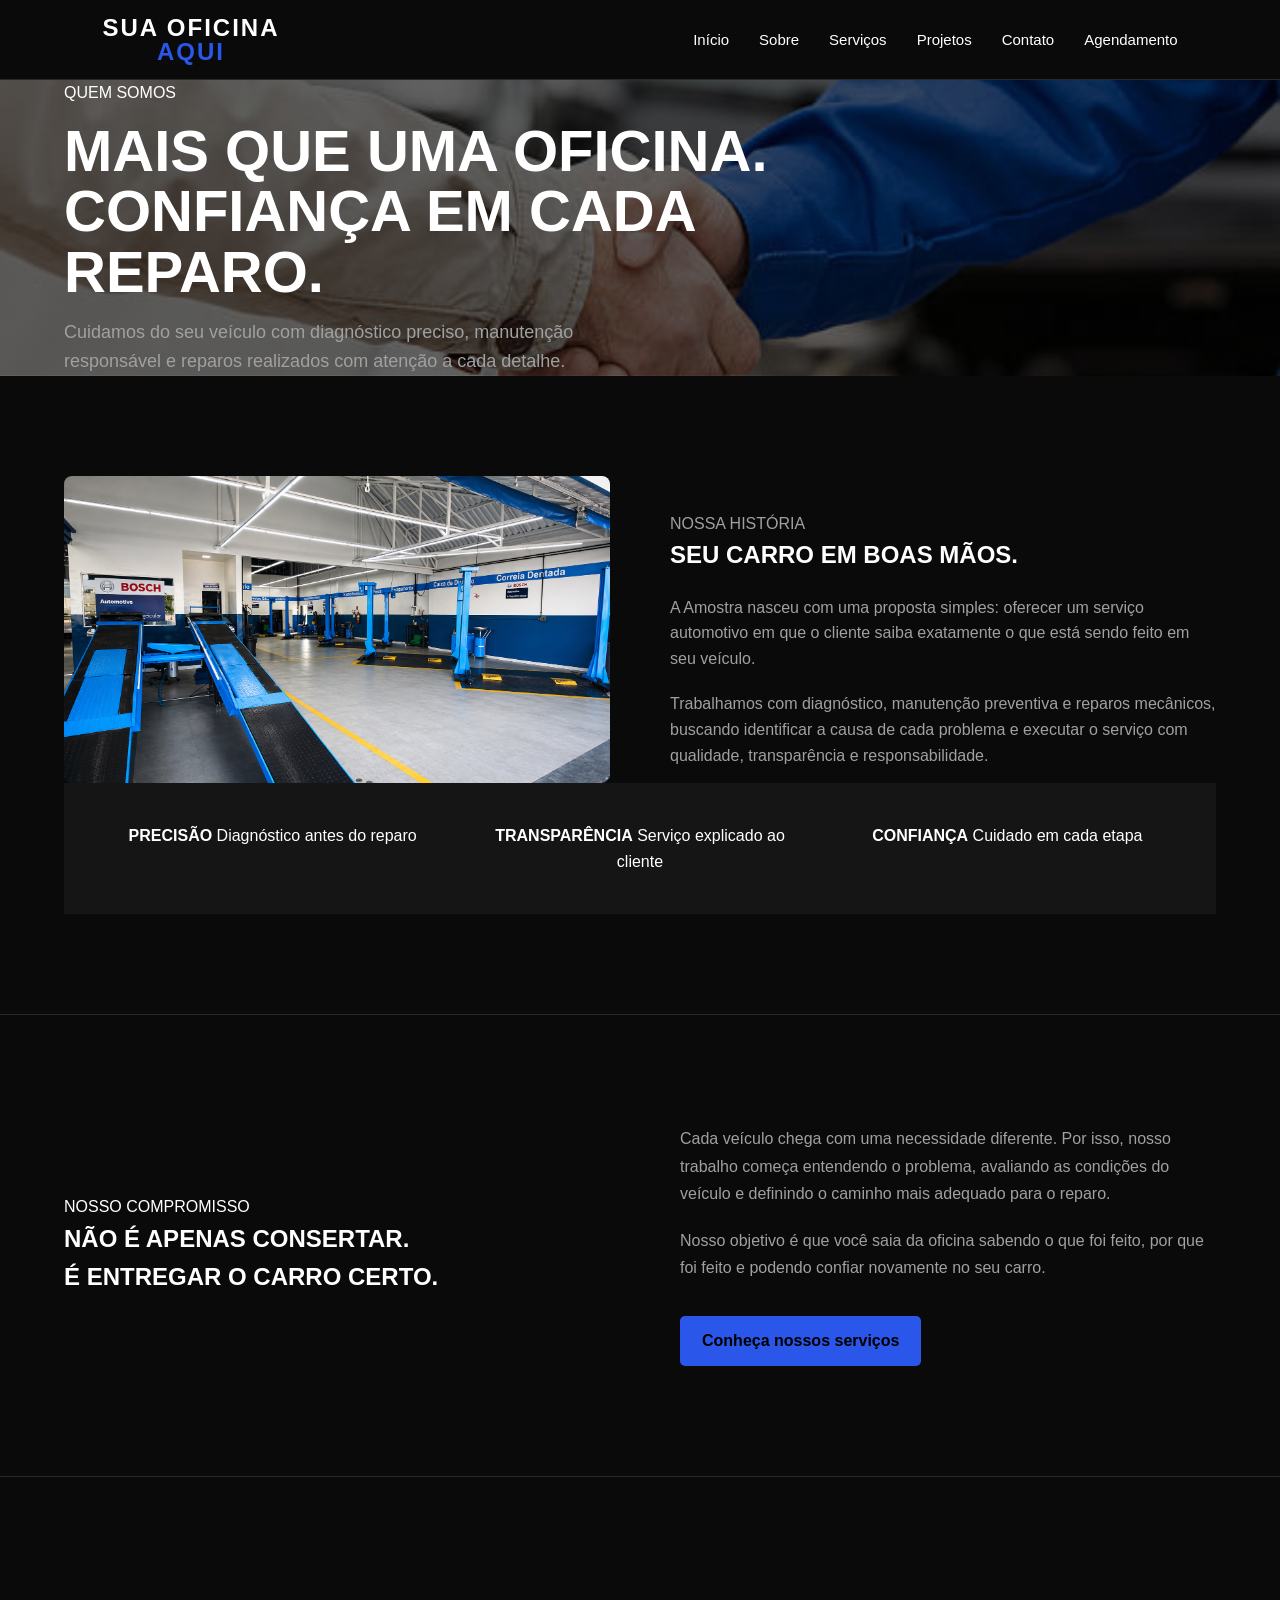
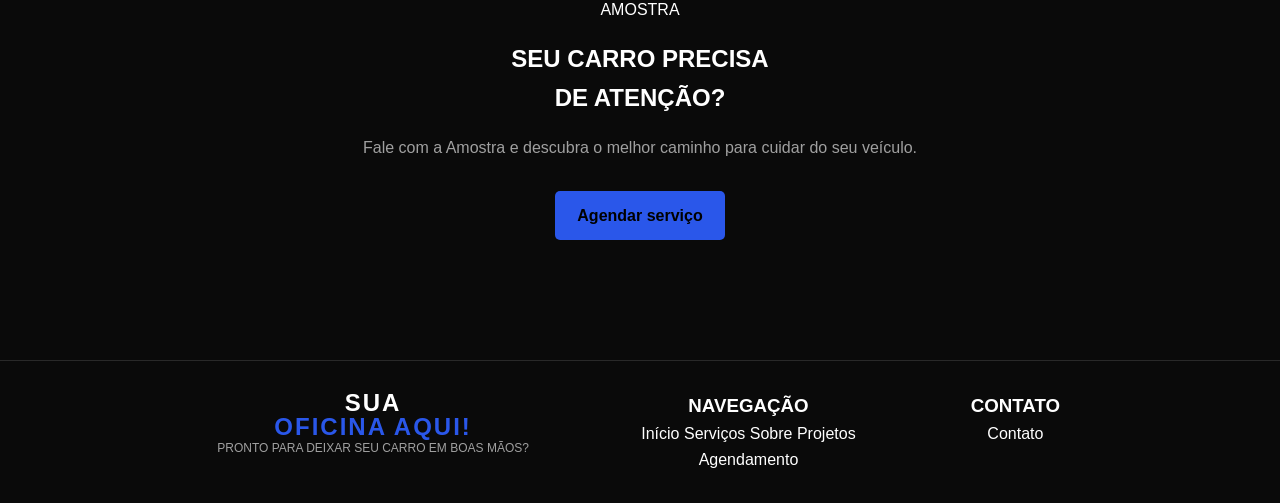
<file: HTML/sobre.html>
<!DOCTYPE html>
<html lang="pt-BR">

<head>
    <meta charset="UTF-8">
    <meta name="viewport" content="width=device-width, initial-scale=1.0">
    <title>Sobre | Amostra Custom</title>
    <link rel="stylesheet" href="css/style/style.css">
</head>

<body>

    <!-- HEADER -->
    <header class="header">
        <a href="index.html" class="logo">
            SUA OFICINA <span>AQUI</span>
        </a>

        <button class="menu-toggle" id="menu-toggle" type="button" aria-label="Abrir menu" aria-expanded="false"
            aria-controls="menu-principal">
            <span></span>
            <span></span>
            <span></span>
        </button>

        <!-- Menu -->
        <nav class="menu" id="menu">
            <a href="index.html">Início</a>
            <a href="sobre.html">Sobre</a>
            <a href="servicos.html">Serviços</a>
            <a href="projetos.html">Projetos</a>
            <a href="contato.html">Contato</a>
            <a href="agenda.html">Agendamento</a>
        </nav>
    </header>

    <!-- CONTEÚDO PRINCIPAL -->
    <main>

        <!-- HERO DA PÁGINA -->
        <section class="page-hero">
            <div class="container">
                <p class="section-tag">QUEM SOMOS</p>
                <h1>
                    MAIS QUE UMA OFICINA.<br>
                    CONFIANÇA EM CADA REPARO.
                </h1>
                <p>
                    Cuidamos do seu veículo com diagnóstico preciso, manutenção responsável
                    e reparos realizados com atenção a cada detalhe.
                </p>
            </div>
        </section>

        <!-- SEÇÃO SOBRE -->
        <section class="about">
            <div class="container">
                <div class="about-content">

                    <div class="about-image">
                        <img src="assets/images/Fotos Amostra/elevadores.png" alt="Oficina Amostra Custom">
                    </div>

                    <div class="about-text">
                        <p class="section-tag">NOSSA HISTÓRIA</p>
                        <h2>SEU CARRO EM BOAS MÃOS.</h2>
                        <p>
                            A Amostra nasceu com uma proposta simples: oferecer um serviço automotivo
                            em que o cliente saiba exatamente o que está sendo feito em seu veículo.
                        </p>
                        <p>
                            Trabalhamos com diagnóstico, manutenção preventiva e reparos mecânicos,
                            buscando identificar a causa de cada problema e executar o serviço com
                            qualidade, transparência e responsabilidade.
                        </p>
                    </div>

                </div>

                <!-- DIFERENCIAIS -->
                <div class="differentials">

                    <div class="differential">
                        <strong>PRECISÃO</strong>
                        <span>Diagnóstico antes do reparo</span>
                    </div>

                    <div class="differential">
                        <strong>TRANSPARÊNCIA</strong>
                        <span>Serviço explicado ao cliente</span>
                    </div>

                    <div class="differential">
                        <strong>CONFIANÇA</strong>
                        <span>Cuidado em cada etapa</span>
                    </div>

                </div>
            </div>
        </section>

        <!-- COMPROMISSO -->
        <section class="about-final">
            <div class="container">
                <div class="about-final-content">

                    <div class="section-heading">
                        <span class="section-tag">NOSSO COMPROMISSO</span>
                        <h2>
                            NÃO É APENAS CONSERTAR.<br>
                            É ENTREGAR O CARRO CERTO.
                        </h2>
                    </div>

                    <div class="about-final-text">
                        <p>
                            Cada veículo chega com uma necessidade diferente.
                            Por isso, nosso trabalho começa entendendo o problema,
                            avaliando as condições do veículo e definindo o caminho
                            mais adequado para o reparo.
                        </p>
                        <p>
                            Nosso objetivo é que você saia da oficina sabendo o que
                            foi feito, por que foi feito e podendo confiar novamente
                            no seu carro.
                        </p>
                        <a href="servicos.html" class="btn">
                            Conheça nossos serviços
                        </a>
                    </div>

                </div>
            </div>
        </section>

        <!-- CTA -->
        <section class="about-cta">
            <div class="container">
                <span class="section-tag">AMOSTRA</span>
                <h2>
                    SEU CARRO PRECISA<br>
                    DE ATENÇÃO?
                </h2>
                <p>
                    Fale com a Amostra e descubra o melhor caminho
                    para cuidar do seu veículo.
                </p>
                <a href="agenda.html" class="btn">
                    Agendar serviço
                </a>
            </div>
        </section>

    </main>

    <!-- FOOTER -->
    <footer class="footer">
        <div class="container">
            <div class="footer-content">

                <div class="footer-brand">
                    <a href="index.html" class="logo">
                        SUA <span>OFICINA AQUI!</span>
                    </a>
                    <p>PRONTO PARA DEIXAR SEU CARRO EM BOAS MÃOS?</p>
                </div>

                <div class="footer-column">
                    <h3>NAVEGAÇÃO</h3>
                    <a href="index.html">Início</a>
                    <a href="servicos.html">Serviços</a>
                    <a href="sobre.html">Sobre</a>
                    <a href="projetos.html">Projetos</a>
                    <a href="agenda.html">Agendamento</a>
                </div>

                <div class="footer-column">
                    <h3>CONTATO</h3>
                    <a href="contato.html">Contato</a>
                </div>

            </div>
        </div>
    </footer>

    <!-- SCRIPT DE NAVEGAÇÃO / MENU -->
    <script>
        document.addEventListener("DOMContentLoaded", function () {
            const menuToggle = document.getElementById("menu-toggle");
            const menu = document.getElementById("menu");

            if (menuToggle && menu) {
                menuToggle.addEventListener("click", function (event) {
                    event.stopPropagation();
                    menu.classList.toggle("active");
                    menuToggle.classList.toggle("active");

                    const aberto = menu.classList.contains("active");
                    menuToggle.setAttribute("aria-expanded", aberto ? "true" : "false");
                    menuToggle.setAttribute("aria-label", aberto ? "Fechar menu" : "Abrir menu");
                });

                /* Fecha o menu ao clicar em qualquer link */
                const links = menu.querySelectorAll("a");
                links.forEach(function (link) {
                    link.addEventListener("click", function () {
                        menu.classList.remove("active");
                        menuToggle.classList.remove("active");
                        menuToggle.setAttribute("aria-expanded", "false");
                    });
                });

                /* Fecha o menu se clicar fora dele */
                document.addEventListener("click", function (event) {
                    if (
                        menu.classList.contains("active") &&
                        !menu.contains(event.target) &&
                        !menuToggle.contains(event.target)
                    ) {
                        menu.classList.remove("active");
                        menuToggle.classList.remove("active");
                        menuToggle.setAttribute("aria-expanded", "false");
                    }
                });
            }
        });
    </script>
</body>

</html>
</file>
<file: HTML/css/style/style.css>
/* =========================
   VARIÁVEIS
========================= */

:root {
    --background: #0a0a0a;
    --background-secondary: #151515;
    --green: #2a57ea;
    --white: #ffffff;
    --gray: #a0a0a0;
    --border: #292929;
}


/* =========================
   RESET
========================= */

* {
    margin: 0;
    padding: 0;
    box-sizing: border-box;
}

img {
    max-width: 100%;
    display: block;
}

button,
input,
textarea {
    font: inherit;
}


/* =========================
   BASE
========================= */

body {
    background-color: var(--background);
    color: var(--white);

    font-family: Arial, sans-serif;
    line-height: 1.6;
}

a {
    text-decoration: none;
    color: inherit;
}

ul {
    list-style: none;
}


/* =========================
   CONTAINER
========================= */

.container {
    width: 90%;
    max-width: 1200px;
    margin: 0 auto;
}


/* =========================
   HEADER
========================= */

.header {
    width: 100%;
    border-bottom: 1px solid var(--border);
}

.header .container {
    height: 80px;

    display: flex;
    align-items: center;
    justify-content: space-between;
}


/* LOGO */

.logo {
    display: flex;
    flex-direction: column;

    font-size: 24px;
    font-weight: 800;
    line-height: 1;
}

.logo span {
    color: var(--green);
}


/* MENU */

.nav-list {
    display: flex;
    align-items: center;
    gap: 35px;
}

.nav-list a {
    color: var(--white);
    font-size: 14px;
    font-weight: 600;

    transition: 0.3s;
}

.nav-list a:hover {
    color: var(--green);
}


/* BOTÃO */

.btn {
    display: inline-block;

    background-color: var(--green);
    color: #000;

    padding: 12px 22px;
    border-radius: 5px;

    font-weight: 700;

    transition: 0.3s;
}

.btn:hover {
    opacity: 0.8;
}


/* =========================
   HERO
========================= */

.hero {
    background-image:
        linear-gradient(rgba(0, 0, 0, 0.68),
            rgba(0, 0, 0, 0.68)),
        url("../../assets/images/Fotos Amostra/chave-mao.jpg");

    background-size: cover;
    background-position: center;
    background-repeat: no-repeat;
}

.hero h1 {
    max-width: 650px;

    font-size: 58px;
    line-height: 1.05;
    text-transform: uppercase;
}

.hero p {
    max-width: 550px;

    margin: 25px 0;

    color: var(--gray);
    font-size: 18px;
}

.hero-buttons {
    display: flex;
    gap: 15px;
}


/* =========================
   SERVIÇOS
========================= */

.services {
    padding: 100px 0;
}

.services-grid {
    display: grid;
    grid-template-columns: repeat(4, 1fr);
    gap: 20px;

    margin-top: 40px;
}

.service-card {
    background-color: var(--background-secondary);

    border: 1px solid var(--border);

    padding: 30px;
    min-height: 250px;

    transition: 0.3s;
}

.service-card:hover {
    transform: translateY(-5px);
    border-color: var(--green);
}

.service-card h3 {
    margin-bottom: 15px;
}

.service-card p {
    color: var(--gray);
}


/* =========================
   SOBRE
========================= */

.about {
    padding: 100px 0;
}

.about-content {
    display: grid;
    grid-template-columns: 1fr 1fr;

    gap: 60px;
    align-items: center;
}

.about img {
    width: 100%;
    border-radius: 8px;
}

.about p {
    color: var(--gray);
    margin-top: 20px;
}


/* =========================
   DIFERENCIAIS
========================= */

.differentials {
    display: flex;
    justify-content: space-between;
    gap: 30px;

    padding: 40px;

    background-color: var(--background-secondary);
}

.differential {
    flex: 1;
    text-align: center;
}


/* =========================
   DEPOIMENTOS
========================= */

.testimonials {
    padding: 100px 0;
}

.testimonials-grid {
    display: grid;
    grid-template-columns: repeat(3, 1fr);

    gap: 20px;
}

.testimonial {
    padding: 30px;

    background-color: var(--background-secondary);

    border: 1px solid var(--border);
}

.testimonial-name {
    margin-top: 20px;
    color: var(--green);
}


/* =========================
   CTA
========================= */

.cta {
    padding: 80px 20px;

    text-align: center;

    background-color: var(--green);
    color: #000;
}

.cta .btn {
    display: inline-block;

    margin-top: 25px;

    background-color: #000;
    color: white;
}


/* =========================
   FOOTER
========================= */

footer {
    padding: 60px 0;

    background-color: #050505;

    border-top: 1px solid var(--border);
}

.footer-content {
    display: grid;
    grid-template-columns: 2fr 1fr 1fr;

    gap: 50px;
}


/* =========================
   RESPONSIVO
========================= */

@media (max-width: 768px) {

    .header .container {
        height: auto;
        padding: 20px 0;
    }

    .nav {
        display: none;
    }

    .hero {
        min-height: 500px;
    }

    .hero h1 {
        font-size: 40px;
    }

    .hero-buttons {
        flex-direction: column;
    }

    .services-grid {
        grid-template-columns: 1fr;
    }

    .about-content {
        grid-template-columns: 1fr;
    }

    .testimonials-grid {
        grid-template-columns: 1fr;
    }

    .differentials {
        flex-direction: column;
    }

    .footer-content {
        grid-template-columns: 1fr;
    }
}








/* =========================
   PÁGINAS INTERNAS
========================= */

.page-hero {
    background-image:
        linear-gradient(rgba(0, 0, 0, 0.62),
            rgba(0, 0, 0, 0.62)),
        url("../../assets/images/Fotos Amostra/aperrto.jpg");

    background-size: cover;
    background-position: center center;
    background-repeat: no-repeat;
}

.page-hero h1 {
    max-width: 800px;

    margin: 15px 0;

    font-size: 58px;

    line-height: 1.05;

    text-transform: uppercase;
}

.page-hero p:last-child {
    max-width: 600px;

    color: var(--gray);

    font-size: 18px;
}


/* =========================
   LINKS DOS SERVIÇOS
========================= */

.service-link {
    display: inline-block;

    margin-top: 25px;

    color: var(--green);

    font-weight: 600;
}

.service-link:hover {
    text-decoration: underline;
}


/* =========================
   PÁGINA DE CONTATO
========================= */

.contact {
    padding: 100px 0;
}

.contact-content {
    display: grid;

    grid-template-columns: 1fr 1fr;

    gap: 80px;
}

.contact-info h2 {
    margin: 15px 0 20px;

    font-size: 42px;

    line-height: 1.1;
}

.contact-info>p {
    color: var(--gray);
}


.contact-item {
    display: flex;

    flex-direction: column;

    gap: 5px;

    margin-top: 30px;
}

.contact-item span {
    color: var(--gray);
}


/* =========================
   FORMULÁRIO
========================= */

.contact-form {
    display: flex;

    flex-direction: column;

    gap: 20px;
}

.form-group {
    display: flex;

    flex-direction: column;

    gap: 8px;
}

.form-group label {
    font-size: 14px;

    font-weight: 600;
}

.form-group input,
.form-group select,
.form-group textarea {
    width: 100%;

    padding: 14px 16px;

    background-color: var(--background-secondary);

    border: 1px solid var(--border);

    border-radius: 4px;

    color: var(--white);

    outline: none;
}

.form-group input:focus,
.form-group select:focus,
.form-group textarea:focus {
    border-color: var(--green);
}

.form-group textarea {
    resize: vertical;
}


/* =========================
   RESPONSIVIDADE
========================= */

@media (max-width: 768px) {

    .page-hero {
        padding: 100px 0 70px;
    }

    .page-hero h1 {
        font-size: 40px;
    }

    .contact-content {
        grid-template-columns: 1fr;

        gap: 50px;
    }

}

/* =========================
   PROJETOS
========================= */

.projects {
    width: 100%;
    padding: 100px 0;
}

.projects-grid {
    width: 100%;

    display: grid;

    grid-template-columns: repeat(3, minmax(0, 1fr));

    gap: 24px;

    margin-top: 40px;
}

.project-card {
    min-width: 0;

    padding: 32px;

    background: var(--background-secondary);

    border: 1px solid var(--border);

    transition:
        transform 0.3s ease,
        border-color 0.3s ease;
}

.project-card:hover {
    transform: translateY(-6px);

    border-color: var(--green);
}

.project-card > span {
    color: var(--green);

    font-weight: 700;

    font-size: 13px;
}

.project-card h3 {
    margin: 14px 0;
}

.project-card p {
    color: var(--gray);

    line-height: 1.6;
}

.project-card ul {
    margin: 24px 0;
}

.project-card li {
    margin-bottom: 9px;
}


/* =========================
   PROJETOS — TABLET
========================= */

@media (max-width: 900px) {

    .projects {
        padding: 80px 0;
    }

    .projects-grid {
        grid-template-columns: repeat(2, minmax(0, 1fr));
    }

}


/* =========================
   PROJETOS — CELULAR
========================= */

@media (max-width: 600px) {

    .projects {
        padding: 70px 0;
    }

    .projects-grid {
        grid-template-columns: 1fr;

        gap: 18px;
    }

    .project-card {
        padding: 26px;
    }

}

/* =========================
   SOBRE — SEÇÕES FINAIS
========================= */

.about-final {
    padding: 110px 0;
    border-top: 1px solid var(--border);
}

.about-final-content {
    display: grid;
    grid-template-columns: 1fr 1fr;
    gap: 80px;
    align-items: center;
}

.about-final .section-heading {
    margin: 0;
}

.about-final-text {
    max-width: 600px;
}

.about-final-text p {
    color: var(--gray);
    line-height: 1.7;
    margin-bottom: 20px;
}

.about-final-text .btn {
    display: inline-block;
    margin-top: 15px;
}


/* =========================
   CTA FINAL
========================= */

.about-cta {
    padding: 120px 0;
    text-align: center;
    border-top: 1px solid var(--border);
}

.about-cta .container {
    max-width: 850px;
}

.about-cta h2 {
    margin: 18px 0;
}

.about-cta p {
    max-width: 600px;
    margin: 0 auto 30px;
    color: var(--gray);
    line-height: 1.6;
}

.about-cta .btn {
    display: inline-block;
}


/* =========================
   RESPONSIVIDADE
========================= */

@media (max-width: 900px) {

    .about-final-content {
        grid-template-columns: 1fr;
        gap: 40px;
    }

    .about-final {
        padding: 80px 0;
    }

    .about-cta {
        padding: 90px 0;
    }

}


@media (max-width: 600px) {

    .about-final {
        padding: 70px 0;
    }

    .about-cta {
        padding: 75px 20px;
    }

}




/* =========================================================
   SERVIÇOS
========================================================= */

.servicos {
    width: 100%;
    padding: 120px 0;
    background: var(--background);
    color: var(--white);
}

.servicos-container {
    width: min(1200px, 90%);
    margin: 0 auto;
}


/* =========================================================
   CABEÇALHO
========================================================= */

.servicos-header {
    display: flex;
    align-items: flex-end;
    justify-content: space-between;
    gap: 40px;
    margin-bottom: 60px;
}

.servicos-titulo {
    max-width: 650px;
}

.servicos-label {
    display: inline-block;
    margin-bottom: 15px;

    color: var(--green);

    font-size: 14px;
    font-weight: 700;
    letter-spacing: 3px;
}

.servicos-titulo h2 {
    margin: 0 0 18px;

    font-size: clamp(42px, 5vw, 68px);
    line-height: 0.95;

    font-weight: 800;
    letter-spacing: -2px;

    color: var(--white);
}

.servicos-titulo p {
    max-width: 550px;

    margin: 0;

    color: var(--gray);

    font-size: 16px;
    line-height: 1.7;
}


/* =========================================================
   BOTÃO DO CABEÇALHO
========================================================= */

.servicos-header-btn {
    display: inline-flex;
    align-items: center;
    gap: 15px;

    padding: 16px 24px;

    border: 1px solid var(--green);

    color: var(--green);

    text-decoration: none;

    font-size: 13px;
    font-weight: 700;
    letter-spacing: 1px;

    transition: 0.3s ease;
}

.servicos-header-btn span {
    font-size: 20px;
    transition: 0.3s ease;
}

.servicos-header-btn:hover {
    background: var(--green);
    color: var(--background);
}

.servicos-header-btn:hover span {
    transform: translateX(5px);
}


/* =========================================================
   GRID
========================================================= */

.servicos-grid {
    display: grid;

    grid-template-columns: repeat(3, 1fr);

    gap: 20px;
}


/* =========================================================
   CARD
========================================================= */

.servico-card {
    position: relative;

    min-height: 350px;

    padding: 35px;

    background: var(--background-secondary);

    border: 1px solid var(--border);

    overflow: hidden;

    transition:
        transform 0.35s ease,
        border-color 0.35s ease,
        background 0.35s ease;
}

.servico-card::before {
    content: "";

    position: absolute;

    top: 0;
    left: 0;

    width: 0;
    height: 3px;

    background: var(--green);

    transition: width 0.4s ease;
}

.servico-card:hover {
    transform: translateY(-8px);

    border-color: var(--green);

    background: var(--background-secondary);
}

.servico-card:hover::before {
    width: 100%;
}


/* =========================================================
   NÚMERO
========================================================= */

.servico-numero {
    position: absolute;

    top: 25px;
    right: 30px;

    color: var(--border);

    font-size: 50px;
    font-weight: 800;

    line-height: 1;
}


/* =========================================================
   ÍCONE
========================================================= */

.servico-icone {
    display: flex;
    align-items: center;
    justify-content: center;

    width: 60px;
    height: 60px;

    margin-bottom: 35px;

    border: 1px solid var(--green);

    color: var(--green);

    font-size: 26px;

    transition: 0.3s ease;
}

.servico-card:hover .servico-icone {
    background: var(--green);
    color: var(--background);

    transform: rotate(-5deg);
}


/* =========================================================
   TÍTULO
========================================================= */

.servico-card h3 {
    max-width: 250px;

    margin: 0 0 18px;

    color: var(--white);

    font-size: 23px;
    line-height: 1.1;

    font-weight: 750;
}


/* =========================================================
   DESCRIÇÃO
========================================================= */

.servico-card p {
    max-width: 300px;

    margin: 0;

    color: var(--gray);

    font-size: 15px;
    line-height: 1.7;
}


/* =========================================================
   LINK
========================================================= */

.servico-link {
    position: absolute;

    bottom: 30px;
    left: 35px;

    display: inline-flex;
    align-items: center;
    gap: 10px;

    color: var(--green);

    text-decoration: none;

    font-size: 12px;
    font-weight: 700;

    letter-spacing: 1.5px;

    transition: 0.3s ease;
}

.servico-link span {
    font-size: 18px;

    transition: 0.3s ease;
}

.servico-link:hover span {
    transform: translateX(6px);
}


/* =========================================================
   CARD DE PERFORMANCE
========================================================= */

.servico-destaque {
    border-color: var(--border);
}

.servico-destaque .servico-icone {
    background: var(--green);
    color: var(--background);
}


/* =========================================================
   CTA
========================================================= */

.servicos-cta {
    display: flex;

    align-items: center;
    justify-content: space-between;

    gap: 30px;

    margin-top: 25px;
    padding: 40px;

    border: 1px solid var(--border);

    background: var(--background-secondary);
}

.servicos-cta span {
    display: block;

    margin-bottom: 10px;

    color: var(--green);

    font-size: 12px;
    font-weight: 700;

    letter-spacing: 2px;
}

.servicos-cta h3 {
    margin: 0;

    color: var(--white);

    font-size: 28px;
    line-height: 1.1;
}

.servicos-cta-btn {
    display: inline-flex;
    align-items: center;
    gap: 15px;

    padding: 16px 28px;

    background: var(--green);

    color: var(--background);

    text-decoration: none;

    font-size: 13px;
    font-weight: 800;

    letter-spacing: 1px;

    white-space: nowrap;

    transition: 0.3s ease;
}

.servicos-cta-btn span {
    margin: 0;

    color: var(--background);

    font-size: 20px;

    transition: 0.3s ease;
}

.servicos-cta-btn:hover {
    transform: translateY(-3px);
}

.servicos-cta-btn:hover span {
    transform: translateX(5px);
}


/* =========================================================
   RESPONSIVIDADE
========================================================= */

@media (max-width: 950px) {

    .servicos {
        padding: 90px 0;
    }

    .servicos-grid {
        grid-template-columns: repeat(2, 1fr);
    }

    .servicos-header {
        align-items: flex-start;
        flex-direction: column;
    }

}


@media (max-width: 650px) {

    .servicos {
        padding: 75px 0;
    }

    .servicos-container {
        width: 88%;
    }

    .servicos-titulo h2 {
        font-size: 44px;
    }

    .servicos-grid {
        grid-template-columns: 1fr;
    }

    .servico-card {
        min-height: 330px;
        padding: 30px;
    }

    .servico-link {
        left: 30px;
        bottom: 25px;
    }

    .servicos-cta {
        align-items: flex-start;
        flex-direction: column;

        padding: 30px;
    }

    .servicos-cta h3 {
        font-size: 24px;
    }

    .servicos-cta-btn {
        width: 100%;

        justify-content: center;
    }

}




/* =========================================================
   CONTATO
========================================================= */

.contato {
    width: 100%;
    padding: 120px 0 0;
    background: var(--background);
    color: var(--white);
}

.contato-container {
    width: min(1200px, 90%);
    margin: 0 auto;

    display: grid;
    grid-template-columns: 0.85fr 1.15fr;

    gap: 90px;
}


/* =========================================================
   INFORMAÇÕES
========================================================= */

.contato-info {
    display: flex;
    flex-direction: column;
    justify-content: center;
}

.contato-label {
    display: inline-block;

    margin-bottom: 15px;

    color: var(--green);

    font-size: 14px;
    font-weight: 700;

    letter-spacing: 3px;
}

.contato-info h2 {
    margin: 0 0 20px;

    color: var(--white);

    font-size: clamp(42px, 5vw, 68px);
    line-height: 0.95;

    font-weight: 800;
    letter-spacing: -2px;
}

.contato-info h2 span {
    color: var(--green);
}

.contato-descricao {
    max-width: 500px;

    margin: 0 0 45px;

    color: var(--gray);

    font-size: 16px;
    line-height: 1.7;
}


/* =========================================================
   ITENS DE CONTATO
========================================================= */

.contato-item {
    display: flex;
    align-items: center;

    gap: 18px;

    padding: 18px 0;

    border-bottom: 1px solid var(--border);
}

.contato-item:first-of-type {
    border-top: 1px solid var(--border);
}

.contato-item-icon {
    display: flex;
    align-items: center;
    justify-content: center;

    width: 42px;
    height: 42px;

    flex-shrink: 0;

    border: 1px solid var(--border);

    color: var(--green);

    font-size: 18px;

    transition: 0.3s ease;
}

.contato-item:hover .contato-item-icon {
    background: var(--green);
    color: var(--background);
    border-color: var(--green);
}

.contato-item-content {
    display: flex;
    flex-direction: column;

    gap: 4px;
}

.contato-item-content span {
    color: var(--gray);

    font-size: 11px;
    font-weight: 700;

    letter-spacing: 1.5px;
}

.contato-item-content a,
.contato-item-content p {
    margin: 0;

    color: var(--white);

    font-size: 15px;

    text-decoration: none;

    transition: 0.3s ease;
}

.contato-item-content a:hover {
    color: var(--green);
}


/* =========================================================
   FORMULÁRIO
========================================================= */

.contato-form-container {
    padding: 45px;

    background: var(--background-secondary);

    border: 1px solid var(--border);
}

.contato-form-header {
    margin-bottom: 35px;
}

.contato-form-header>span {
    display: block;

    margin-bottom: 12px;

    color: var(--green);

    font-size: 12px;
    font-weight: 700;

    letter-spacing: 2px;
}

.contato-form-header h3 {
    margin: 0;

    color: var(--white);

    font-size: 32px;
    line-height: 1.1;

    font-weight: 700;
}

.contato-form-header h3 strong {
    color: var(--green);
}


/* =========================================================
   CAMPOS
========================================================= */

.contato-form {
    display: grid;

    grid-template-columns: repeat(2, 1fr);

    gap: 20px;
}

.contato-form-group {
    display: flex;
    flex-direction: column;

    gap: 8px;
}

.contato-form-group.full {
    grid-column: 1 / -1;
}

.contato-form-group label {
    color: var(--gray);

    font-size: 11px;
    font-weight: 700;

    letter-spacing: 1.5px;
}

.contato-form input,
.contato-form select,
.contato-form textarea {
    width: 100%;

    padding: 15px 16px;

    background: var(--background);

    border: 1px solid var(--border);

    border-radius: 0;

    color: var(--white);

    font-family: inherit;
    font-size: 14px;

    outline: none;

    transition:
        border-color 0.3s ease,
        background 0.3s ease;
}

.contato-form input::placeholder,
.contato-form textarea::placeholder {
    color: var(--gray);
}

.contato-form input:focus,
.contato-form select:focus,
.contato-form textarea:focus {
    border-color: var(--green);
}

.contato-form textarea {
    min-height: 150px;

    resize: vertical;
}


/* =========================================================
   SELECT
========================================================= */

.contato-form select {
    cursor: pointer;
}


/* =========================================================
   BOTÃO
========================================================= */

.contato-form button {
    grid-column: 1 / -1;

    display: inline-flex;
    align-items: center;
    justify-content: center;

    gap: 12px;

    width: 100%;

    padding: 17px 25px;

    background: var(--green);

    border: 1px solid var(--green);

    color: var(--background);

    font-family: inherit;

    font-size: 13px;
    font-weight: 800;

    letter-spacing: 1px;

    cursor: pointer;

    transition:
        transform 0.3s ease,
        background 0.3s ease;
}

.contato-form button:hover {
    transform: translateY(-3px);
}

.contato-form button span {
    font-size: 18px;

    transition: 0.3s ease;
}

.contato-form button:hover span {
    transform: translateX(5px);
}


/* =========================================================
   PARTE FINAL
========================================================= */

.contato-final {
    width: min(1200px, 90%);

    margin: 100px auto 0;
    padding: 30px 0;

    display: flex;
    align-items: center;
    justify-content: space-between;

    gap: 20px;

    border-top: 1px solid var(--border);
}

.contato-final p {
    margin: 0;

    color: var(--gray);

    font-size: 11px;
    font-weight: 700;

    letter-spacing: 1.5px;
}

.contato-final a {
    color: var(--green);

    font-size: 11px;
    font-weight: 700;

    letter-spacing: 1.5px;

    text-decoration: none;

    transition: 0.3s ease;
}

.contato-final a:hover {
    transform: translateY(-2px);
}


/* =========================================================
   RESPONSIVIDADE
========================================================= */

@media (max-width: 950px) {

    .contato {
        padding-top: 90px;
    }

    .contato-container {
        grid-template-columns: 1fr;

        gap: 60px;
    }

    .contato-info {
        justify-content: flex-start;
    }

}


@media (max-width: 650px) {

    .contato {
        padding-top: 75px;
    }

    .contato-container {
        width: 88%;
    }

    .contato-info h2 {
        font-size: 44px;
    }

    .contato-form-container {
        padding: 30px;
    }

    .contato-form {
        grid-template-columns: 1fr;
    }

    .contato-form-group.full {
        grid-column: auto;
    }

    .contato-form button {
        grid-column: auto;
    }

    .contato-final {
        width: 88%;

        align-items: flex-start;
        flex-direction: column;

        margin-top: 75px;
    }

}

/* =========================
   HEADER
========================= */

.header {
    width: 100%;
    height: 80px;

    padding: 0 8%;

    display: flex;
    align-items: center;
    justify-content: space-between;

    background: var(--background);

    border-bottom: 1px solid var(--border);

    position: relative;
    z-index: 1000;
}


/* =========================
   LOGO
========================= */

.logo {
    display: inline-flex;
    align-items: center;

    color: var(--white);

    text-decoration: none;

    font-size: 24px;
    font-weight: 800;

    letter-spacing: 1px;

    line-height: 1;
}

.logo span {
    color: var(--green);
}


/* =========================
   MENU
========================= */

.menu {
    display: flex;
    align-items: center;
    gap: 35px;
}

.menu a {
    color: var(--white);

    text-decoration: none;

    font-size: 15px;
    font-weight: 500;

    transition: 0.3s;
}

.menu a:hover {
    color: var(--green);
}


/* =========================
   BOTÃO HAMBÚRGUER
========================= */

.menu-toggle {
    display: none;

    width: 42px;
    height: 42px;

    padding: 8px;

    background: transparent;

    border: none;

    cursor: pointer;

    flex-direction: column;
    justify-content: center;
    align-items: center;

    gap: 5px;
}

.menu-toggle span {
    width: 25px;
    height: 2px;

    background: var(--white);

    display: block;

    transition: 0.3s;
}


/* =========================
   HEADER MOBILE
========================= */

@media (max-width: 768px) {

    .header {
        height: 70px;
        padding: 0 6%;
    }

    .menu-toggle {
        display: flex;
    }

    .menu {
        position: absolute;

        top: 70px;
        left: 0;

        width: 100%;

        background: var(--background);

        border-bottom: 1px solid var(--border);

        display: flex;
        flex-direction: column;

        align-items: center;

        gap: 0;

        padding: 10px 0;

        opacity: 0;
        visibility: hidden;

        transform: translateY(-10px);

        transition: 0.3s ease;
    }

    .menu a {
        width: 100%;

        text-align: center;

        padding: 18px 0;

        font-size: 16px;

        border-bottom: 1px solid #151515;
    }

    .menu a:last-child {
        border-bottom: none;
    }

    .menu.active {
        opacity: 1;
        visibility: visible;

        transform: translateY(0);
    }

    .menu-toggle.active span:nth-child(1) {
        transform: translateY(7px) rotate(45deg);
    }

    .menu-toggle.active span:nth-child(2) {
        opacity: 0;
    }

    .menu-toggle.active span:nth-child(3) {
        transform: translateY(-7px) rotate(-45deg);
    }
}

/* =========================================================
   CORREÇÃO DE OVERFLOW MOBILE
========================================================= */

html,
body {
    width: 100%;
    max-width: 100%;
    overflow-x: hidden;
}


/* =========================================================
   CONTAINERS
========================================================= */

.container {
    width: 90%;
    max-width: 1200px;
    margin-left: auto;
    margin-right: auto;
}


/* =========================================================
   MOBILE
========================================================= */

@media (max-width: 768px) {

    /* ---------- CONTAINER ---------- */

    .container {
        width: 88%;
        max-width: 100%;
    }


    /* ---------- HERO ---------- */

    .hero {
        width: 100%;
        max-width: 100%;
    }

    .hero .container {
        width: 88%;
    }

    .hero h1 {
        max-width: 100%;
        font-size: 40px;
        line-height: 1.05;
    }

    .hero p {
        max-width: 100%;
        font-size: 17px;
    }

    .hero-buttons {
        width: 100%;
        flex-direction: column;
    }

    .hero-buttons .btn {
        width: 100%;
        text-align: center;
    }


    /* ---------- SERVIÇOS ---------- */

    .services {
        width: 100%;
        max-width: 100%;
    }

    .services-grid {
        width: 100%;
        max-width: 100%;

        display: grid;

        grid-template-columns: minmax(0, 1fr);

        gap: 20px;
    }

    .service-card {
        width: 100%;
        min-width: 0;
    }


    /* ---------- PROJETOS ---------- */

    .projects {
        width: 100%;
        max-width: 100%;
    }

    .projects-grid {
        width: 100%;
        max-width: 100%;

        display: grid;

        grid-template-columns: minmax(0, 1fr);

        gap: 20px;
    }

    .project-card {
        width: 100%;
        min-width: 0;
        max-width: 100%;
    }


    /* ---------- SOBRE ---------- */

    .about {
        width: 100%;
        max-width: 100%;
    }

    .about-content {
        width: 100%;
        grid-template-columns: minmax(0, 1fr);
    }

    .about-content > * {
        min-width: 0;
        max-width: 100%;
    }


    /* ---------- DIFERENCIAIS ---------- */

    .differentials {
        width: 100%;
        max-width: 100%;
    }


    /* ---------- DEPOIMENTOS ---------- */

    .testimonials {
        width: 100%;
        max-width: 100%;
    }

    .testimonials-grid {
        grid-template-columns: minmax(0, 1fr);
    }

}


/* =========================================================
   MOBILE PEQUENO
========================================================= */

@media (max-width: 600px) {

    .container {
        width: 88%;
    }

    .project-card,
    .service-card {
        width: 100%;
        max-width: 100%;
    }

}

/* =========================================================
   AGENDA
   ========================================================= */


.agenda-hero {

    width: 100%;

    padding: 130px 8% 90px;

    background: var(--background);

    border-bottom: 1px solid var(--border);

}


.agenda-hero-content {

    max-width: 850px;

}


.agenda-tag {

    display: inline-block;

    margin-bottom: 20px;

    font-size: 12px;

    font-weight: 700;

    letter-spacing: 3px;

    color: var(--green);

}


.agenda-hero h1 {

    margin: 0 0 20px;

    font-size: clamp(42px, 6vw, 76px);

    line-height: 1;

    font-weight: 700;

    color: var(--white);

}


.agenda-hero p {

    max-width: 650px;

    margin: 0;

    font-size: 18px;

    line-height: 1.7;

    color: var(--gray);

}


/* =========================================================
   CONTAINER
   ========================================================= */


.agenda-section {

    width: 100%;

    padding: 90px 8% 110px;

    background: var(--background);

}


.agenda-container {

    max-width: 1200px;

    margin: 0 auto;

    display: grid;

    grid-template-columns: minmax(0, 1.7fr) minmax(280px, 0.8fr);

    gap: 70px;

    align-items: start;

}


/* =========================================================
   FORMULÁRIO
   ========================================================= */


.agenda-form-container {

    width: 100%;

}


.section-title {

    display: flex;

    align-items: center;

    gap: 18px;

    margin-bottom: 35px;

}


.section-title span {

    display: flex;

    align-items: center;

    justify-content: center;

    width: 38px;

    height: 38px;

    border: 1px solid var(--green);

    color: var(--green);

    font-size: 12px;

    font-weight: 700;

}


.section-title h2 {

    margin: 0;

    font-size: 27px;

    color: var(--white);

    font-weight: 600;

}


.form-section-title {

    margin-top: 60px;

}


.agenda-form {

    width: 100%;

}


.form-group {

    display: flex;

    flex-direction: column;

    gap: 10px;

    margin-bottom: 25px;

}


.form-row {

    display: grid;

    grid-template-columns: 1fr 1fr;

    gap: 20px;

}


.form-group label {

    font-size: 13px;

    font-weight: 600;

    letter-spacing: 0.5px;

    color: var(--white);

}


.form-group input,
.form-group select,
.form-group textarea {

    width: 100%;

    padding: 16px 17px;

    border: 1px solid var(--border);

    border-radius: 0;

    outline: none;

    background: var(--background-secondary);

    color: var(--white);

    font-family: inherit;

    font-size: 14px;

    transition: 0.25s ease;

}


.form-group input::placeholder,
.form-group textarea::placeholder {

    color: #666;

}


.form-group input:focus,
.form-group select:focus,
.form-group textarea:focus {

    border-color: var(--green);

}


.form-group select {

    cursor: pointer;

}


.form-group textarea {

    resize: vertical;

    min-height: 140px;

}


/* =========================================================
   BOTÃO
   ========================================================= */


.agenda-button {

    width: 100%;

    margin-top: 15px;

    padding: 18px 25px;

    border: 1px solid var(--green);

    background: var(--green);

    color: var(--white);

    font-family: inherit;

    font-size: 14px;

    font-weight: 700;

    letter-spacing: 1px;

    text-transform: uppercase;

    cursor: pointer;

    transition: 0.3s ease;

}


.agenda-button:hover {

    background: transparent;

    color: var(--green);

}


/* =========================================================
   LATERAL
   ========================================================= */


.agenda-info {

    position: sticky;

    top: 30px;

}


.agenda-info-box {

    padding: 0 0 30px;

    margin-bottom: 30px;

    border-bottom: 1px solid var(--border);

}


.agenda-info-number {

    display: block;

    margin-bottom: 14px;

    color: var(--green);

    font-size: 12px;

    font-weight: 700;

    letter-spacing: 2px;

}


.agenda-info-box h3 {

    margin: 0 0 10px;

    color: var(--white);

    font-size: 19px;

    font-weight: 600;

}


.agenda-info-box p {

    margin: 0;

    color: var(--gray);

    font-size: 14px;

    line-height: 1.7;

}


/* =========================================================
   AVISO
   ========================================================= */


.agenda-notice {

    margin-top: 45px;

    padding: 25px;

    border: 1px solid var(--border);

    background: var(--background-secondary);

}


.agenda-notice strong {

    display: block;

    margin-bottom: 10px;

    color: var(--green);

    font-size: 13px;

    text-transform: uppercase;

    letter-spacing: 1.5px;

}


.agenda-notice p {

    margin: 0;

    color: var(--gray);

    font-size: 13px;

    line-height: 1.7;

}


/* =========================================================
   FOOTER
   ========================================================= */


.footer {

    width: 100%;

    padding: 30px 8%;

    border-top: 1px solid var(--border);

    background: var(--background);

    text-align: center;

}


.footer p {

    margin: 0;

    color: var(--gray);

    font-size: 12px;

}


/* =========================================================
   RESPONSIVO
   ========================================================= */


@media (max-width: 900px) {

    .agenda-container {

        grid-template-columns: 1fr;

        gap: 70px;

    }


    .agenda-info {

        position: static;

    }

}


@media (max-width: 650px) {

    .agenda-hero {

        padding: 100px 6% 70px;

    }


    .agenda-section {

        padding: 70px 6% 80px;

    }


    .form-row {

        grid-template-columns: 1fr;

        gap: 0;

    }


    .agenda-hero h1 {

        font-size: 46px;

    }


    .agenda-hero p {

        font-size: 16px;

    }


    .section-title h2 {

        font-size: 23px;

    }

}


@media (max-width: 500px) {

    .agenda-hero h1 {

        font-size: 38px;

    }


    .agenda-section {

        padding-left: 5%;

        padding-right: 5%;

    }

}
/* =========================================================
   HEADER
   ========================================================= */

.header {

    width: 100%;

    padding: 22px 8%;

    display: flex;

    align-items: center;

    justify-content: space-between;

    background: var(--background);

    border-bottom: 1px solid var(--border);

}


.logo {

    color: var(--white);

    text-decoration: none;

    font-size: 18px;

    font-weight: 700;

    letter-spacing: 2px;

}


.nav {

    display: flex;

    align-items: center;

    gap: 30px;

}


.nav a {

    position: relative;

    color: var(--gray);

    text-decoration: none;

    font-size: 13px;

    font-weight: 500;

    transition: 0.3s ease;

}


.nav a:hover {

    color: var(--white);

}


.nav a.active {

    color: var(--white);

}


.nav a.active::after {

    content: "";

    position: absolute;

    left: 0;

    bottom: -8px;

    width: 100%;

    height: 2px;

    background: var(--green);

}


/* =========================================================
   HEADER RESPONSIVO
   ========================================================= */

@media (max-width: 800px) {

    .header {

        padding: 20px 6%;

        flex-direction: column;

        gap: 20px;

    }


    .nav {

        flex-wrap: wrap;

        justify-content: center;

        gap: 18px;

    }

}


@media (max-width: 500px) {

    .header {

        padding: 18px 5%;

    }


    .logo {

        font-size: 16px;

    }


    .nav {

        gap: 14px;

    }


    .nav a {

        font-size: 12px;

    }

}

/* =========================================================
   MENSAGEM DE SUCESSO - AGENDA
   ========================================================= */

.agenda-success {

    display: flex;

    align-items: center;

    gap: 18px;

    margin-bottom: 35px;

    padding: 22px 25px;

    border: 1px solid var(--green);

    background: var(--background-secondary);

}


.success-icon {

    display: flex;

    align-items: center;

    justify-content: center;

    flex-shrink: 0;

    width: 42px;

    height: 42px;

    border: 1px solid var(--green);

    color: var(--green);

    font-size: 20px;

    font-weight: 700;

}


.success-text strong {

    display: block;

    margin-bottom: 6px;

    color: var(--white);

    font-size: 15px;

}


.success-text p {

    margin: 0;

    color: var(--gray);

    font-size: 13px;

    line-height: 1.5;

}


/* =========================================================
   RESPONSIVO
   ========================================================= */

@media (max-width: 500px) {

    .agenda-success {

        align-items: flex-start;

        padding: 18px;

    }

}

/* =========================================================
   MENSAGEM DE SUCESSO
   ========================================================= */

.mensagem-sucesso {

    display: none;

    align-items: center;

    gap: 18px;

    width: 100%;

    margin-bottom: 30px;

    padding: 20px;

    border: 1px solid var(--green);

    background: var(--background-secondary);

}

.mensagem-sucesso.mostrar {

    display: flex;

}

.sucesso-icone {

    display: flex;

    align-items: center;

    justify-content: center;

    flex-shrink: 0;

    width: 42px;

    height: 42px;

    border: 1px solid var(--green);

    color: var(--green);

    font-size: 22px;

    font-weight: bold;

}

.mensagem-sucesso strong {

    display: block;

    margin-bottom: 6px;

    color: var(--white);

    font-size: 15px;

}

.mensagem-sucesso p {

    margin: 0;

    color: var(--gray);

    font-size: 13px;

    line-height: 1.5;

}


@media (max-width: 500px) {

    .mensagem-sucesso {

        align-items: flex-start;

    }

}
/* =========================================================
   MENSAGEM DE SUCESSO
   ========================================================= */

.mensagem-sucesso {

    display: none;

    align-items: center;

    gap: 18px;

    width: 100%;

    margin-bottom: 30px;

    padding: 22px 25px;

    border: 1px solid var(--green);

    background: var(--background-secondary);

}


.mensagem-sucesso.mostrar {

    display: flex;

}


.sucesso-icone {

    display: flex;

    align-items: center;

    justify-content: center;

    flex-shrink: 0;

    width: 42px;

    height: 42px;

    border: 1px solid var(--green);

    color: var(--green);

    font-size: 22px;

    font-weight: 700;

}


.mensagem-sucesso strong {

    display: block;

    margin-bottom: 6px;

    color: var(--white);

    font-size: 15px;

}


.mensagem-sucesso p {

    margin: 0;

    color: var(--gray);

    font-size: 13px;

    line-height: 1.5;

}


@media (max-width: 500px) {

    .mensagem-sucesso {

        align-items: flex-start;

        padding: 18px;

    }

}

/* =========================================================
   HEADER / MENU — VERSÃO FINAL
   ========================================================= */

.header {
    width: 100%;
    height: 80px;
    padding: 0 8%;
    display: flex;
    align-items: center;
    justify-content: space-between;
    position: relative;
    z-index: 1000;
    background: var(--background);
    border-bottom: 1px solid var(--border);
}

.header .logo {
    flex-shrink: 0;
}

.menu {
    display: flex;
    align-items: center;
    gap: 35px;
}

.menu a {
    color: var(--white);
    text-decoration: none;
    font-size: 15px;
    font-weight: 500;
    transition: color 0.3s ease;
}

.menu a:hover {
    color: var(--green);
}

.menu-toggle {
    display: none;
    width: 42px;
    height: 42px;
    margin: 0;
    padding: 0;
    flex: 0 0 42px;
    border: 0;
    outline: 0;
    background: transparent;
    cursor: pointer;

    align-items: center;
    justify-content: center;
    flex-direction: column;
    gap: 5px;
}

.menu-toggle span {
    display: block;
    width: 25px;
    height: 2px;
    margin: 0;
    background: var(--white);
    transition:
        transform 0.3s ease,
        opacity 0.3s ease;
}

.menu-toggle:focus-visible {
    outline: 2px solid var(--green);
    outline-offset: 4px;
}


/* =========================================================
   MENU MOBILE
   ========================================================= */

@media (max-width: 768px) {

    .header {
        height: 70px;
        padding: 0 6%;
        flex-direction: row;
        align-items: center;
        justify-content: space-between;
        gap: 0;
    }

    .menu-toggle {
        display: flex;
        align-self: center;
        margin-left: auto;
    }

    .menu {
        position: absolute;
        top: 70px;
        left: 0;
        width: 100%;

        padding: 10px 0;

        display: flex;
        flex-direction: column;
        align-items: stretch;

        gap: 0;

        background: var(--background);

        border-bottom: 1px solid var(--border);

        opacity: 0;
        visibility: hidden;
        pointer-events: none;

        transform: translateY(-10px);

        transition:
            opacity 0.25s ease,
            transform 0.25s ease,
            visibility 0.25s ease;
    }

    .menu.active {
        opacity: 1;
        visibility: visible;
        pointer-events: auto;

        transform: translateY(0);
    }

    .menu a {
        width: 100%;

        padding: 17px 6%;

        text-align: left;

        border-bottom: 1px solid #151515;
    }

    .menu a:last-child {
        border-bottom: 0;
    }


    /* X DO MENU */

    .menu-toggle.active span:nth-child(1) {
        transform:
            translateY(7px)
            rotate(45deg);
    }

    .menu-toggle.active span:nth-child(2) {
        opacity: 0;
    }

    .menu-toggle.active span:nth-child(3) {
        transform:
            translateY(-7px)
            rotate(-45deg);
    }

}


/* =========================================================
   AGENDA
   ========================================================= */

.agenda-button:disabled {
    opacity: 0.65;
    cursor: wait;
    transform: none;
}

.agenda-success {
    position: relative;
    z-index: 1;
}

@media (max-width: 500px) {

    .agenda-success {
        flex-direction: row;
        gap: 14px;
    }

    .success-text {
        min-width: 0;
    }

}
/* =========================================================
   MENU HAMBÚRGUER — BLOCO FINAL
   ========================================================= */

.header {
    width: 100%;
    height: 80px;

    padding: 0 8%;

    display: flex;
    align-items: center;
    justify-content: space-between;

    position: relative;
    z-index: 9999;

    background: var(--background);

    border-bottom: 1px solid var(--border);
}


/* LOGO */

.header .logo,
.logo {
    display: flex;

    flex-direction: column;

    flex-shrink: 0;

    color: var(--white);

    text-decoration: none;

    font-size: 24px;

    font-weight: 800;

    line-height: 1;
}

.header .logo span,
.logo span {
    color: var(--green);
}


/* MENU DESKTOP */

.menu {
    display: flex;

    align-items: center;

    justify-content: flex-end;

    gap: 30px;

    margin: 0;

    padding: 0;
}

.menu a {
    display: block;

    color: var(--white);

    text-decoration: none;

    font-size: 15px;

    font-weight: 500;

    transition: color 0.25s ease;
}

.menu a:hover {
    color: var(--green);
}


/* BOTÃO HAMBÚRGUER */

.menu-toggle {
    display: none;

    width: 42px;

    height: 42px;

    padding: 0;

    margin: 0;

    border: 0;

    outline: 0;

    background: transparent;

    cursor: pointer;

    flex-shrink: 0;

    align-items: center;

    justify-content: center;

    flex-direction: column;

    gap: 5px;

    position: relative;

    z-index: 10001;
}

.menu-toggle span {
    display: block;

    width: 26px;

    height: 2px;

    margin: 0;

    padding: 0;

    background: var(--white);

    transition:
        transform 0.25s ease,
        opacity 0.25s ease;
}


/* =========================================================
   CELULAR
   ========================================================= */

@media (max-width: 768px) {

    .header {
        width: 100%;

        height: 70px;

        padding: 0 6%;

        display: flex;

        flex-direction: row;

        align-items: center;

        justify-content: space-between;
    }


    /*
    Mostra o botão
    */

    .menu-toggle {
        display: flex;

        margin-left: auto;
    }


    /*
    MENU FECHADO
    */

    .menu {
        position: absolute;

        top: 70px;

        left: 0;

        right: 0;

        width: 100%;

        height: auto;

        min-height: 0;

        padding: 0;

        margin: 0;

        display: flex;

        flex-direction: column;

        align-items: stretch;

        justify-content: flex-start;

        gap: 0;

        background: #0a0a0a;

        border-bottom: 1px solid var(--border);

        opacity: 0;

        visibility: hidden;

        pointer-events: none;

        transform: translateY(-10px);

        transition:
            opacity 0.2s ease,
            transform 0.2s ease,
            visibility 0.2s ease;

        z-index: 10000;
    }


    /*
    MENU ABERTO
    */

    .menu.active {
        display: flex;

        opacity: 1;

        visibility: visible;

        pointer-events: auto;

        transform: translateY(0);
    }


    /*
    LINKS
    */

    .menu a {
        display: block;

        width: 100%;

        padding: 18px 6%;

        margin: 0;

        color: #ffffff;

        background: #0a0a0a;

        text-align: left;

        font-size: 16px;

        border-bottom: 1px solid #202020;
    }


    .menu a:hover {
        color: var(--green);

        background: #111111;
    }


    .menu a:last-child {
        border-bottom: 0;
    }


    /*
    X
    */

    .menu-toggle.active span:nth-child(1) {
        transform:
            translateY(7px)
            rotate(45deg);
    }

    .menu-toggle.active span:nth-child(2) {
        opacity: 0;
    }

    .menu-toggle.active span:nth-child(3) {
        transform:
            translateY(-7px)
            rotate(-45deg);
    }

}


/* =========================================================
   AGENDA
   ========================================================= */

.agenda-button:disabled {
    opacity: 0.7;

    cursor: wait;
}


.agenda-success {
    display: flex;

    align-items: center;

    gap: 15px;

    margin-bottom: 25px;

    padding: 20px;

    background: var(--background-secondary);

    border: 1px solid var(--green);

    color: var(--white);
}


.agenda-success strong {
    display: block;

    margin-bottom: 4px;

    color: var(--white);
}


.agenda-success p {
    margin: 0;

    color: var(--gray);

    font-size: 14px;
}


@media (max-width: 600px) {

    .agenda-success {
        align-items: flex-start;
    }

}
</file>
